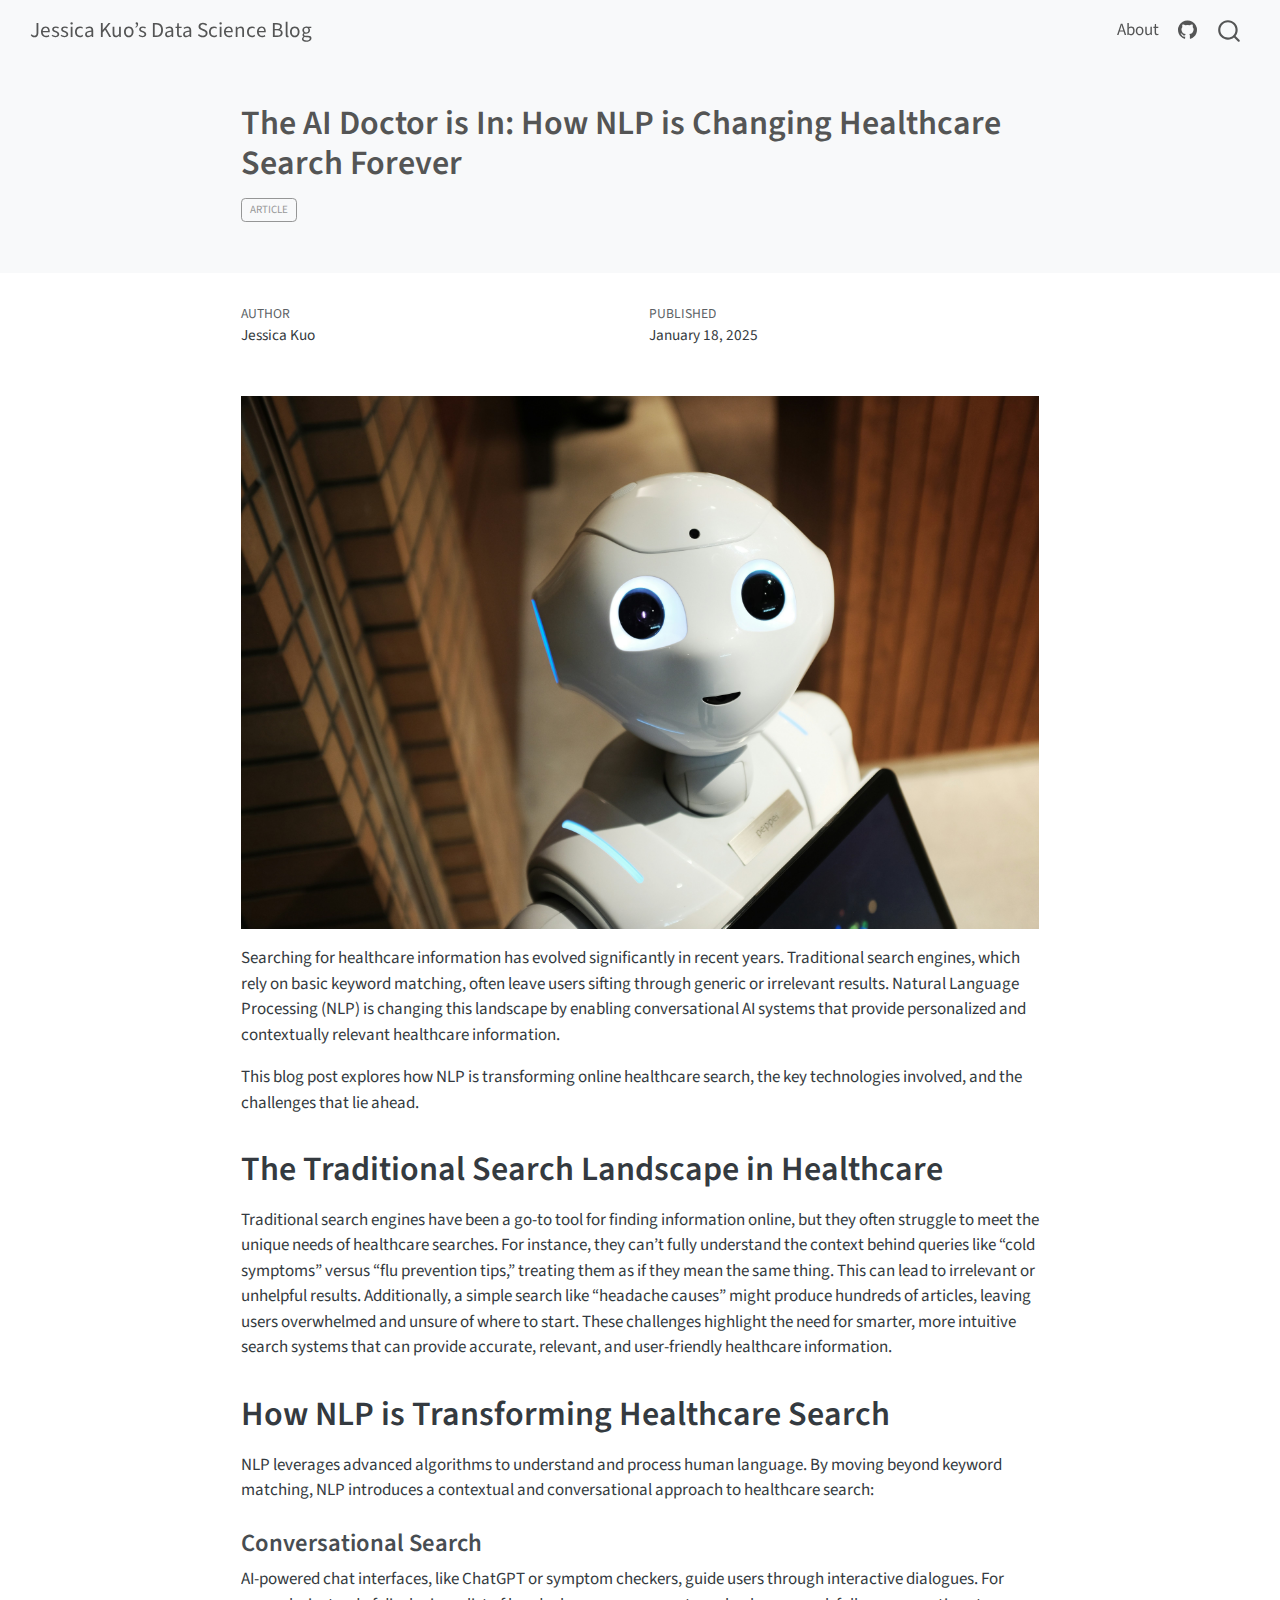
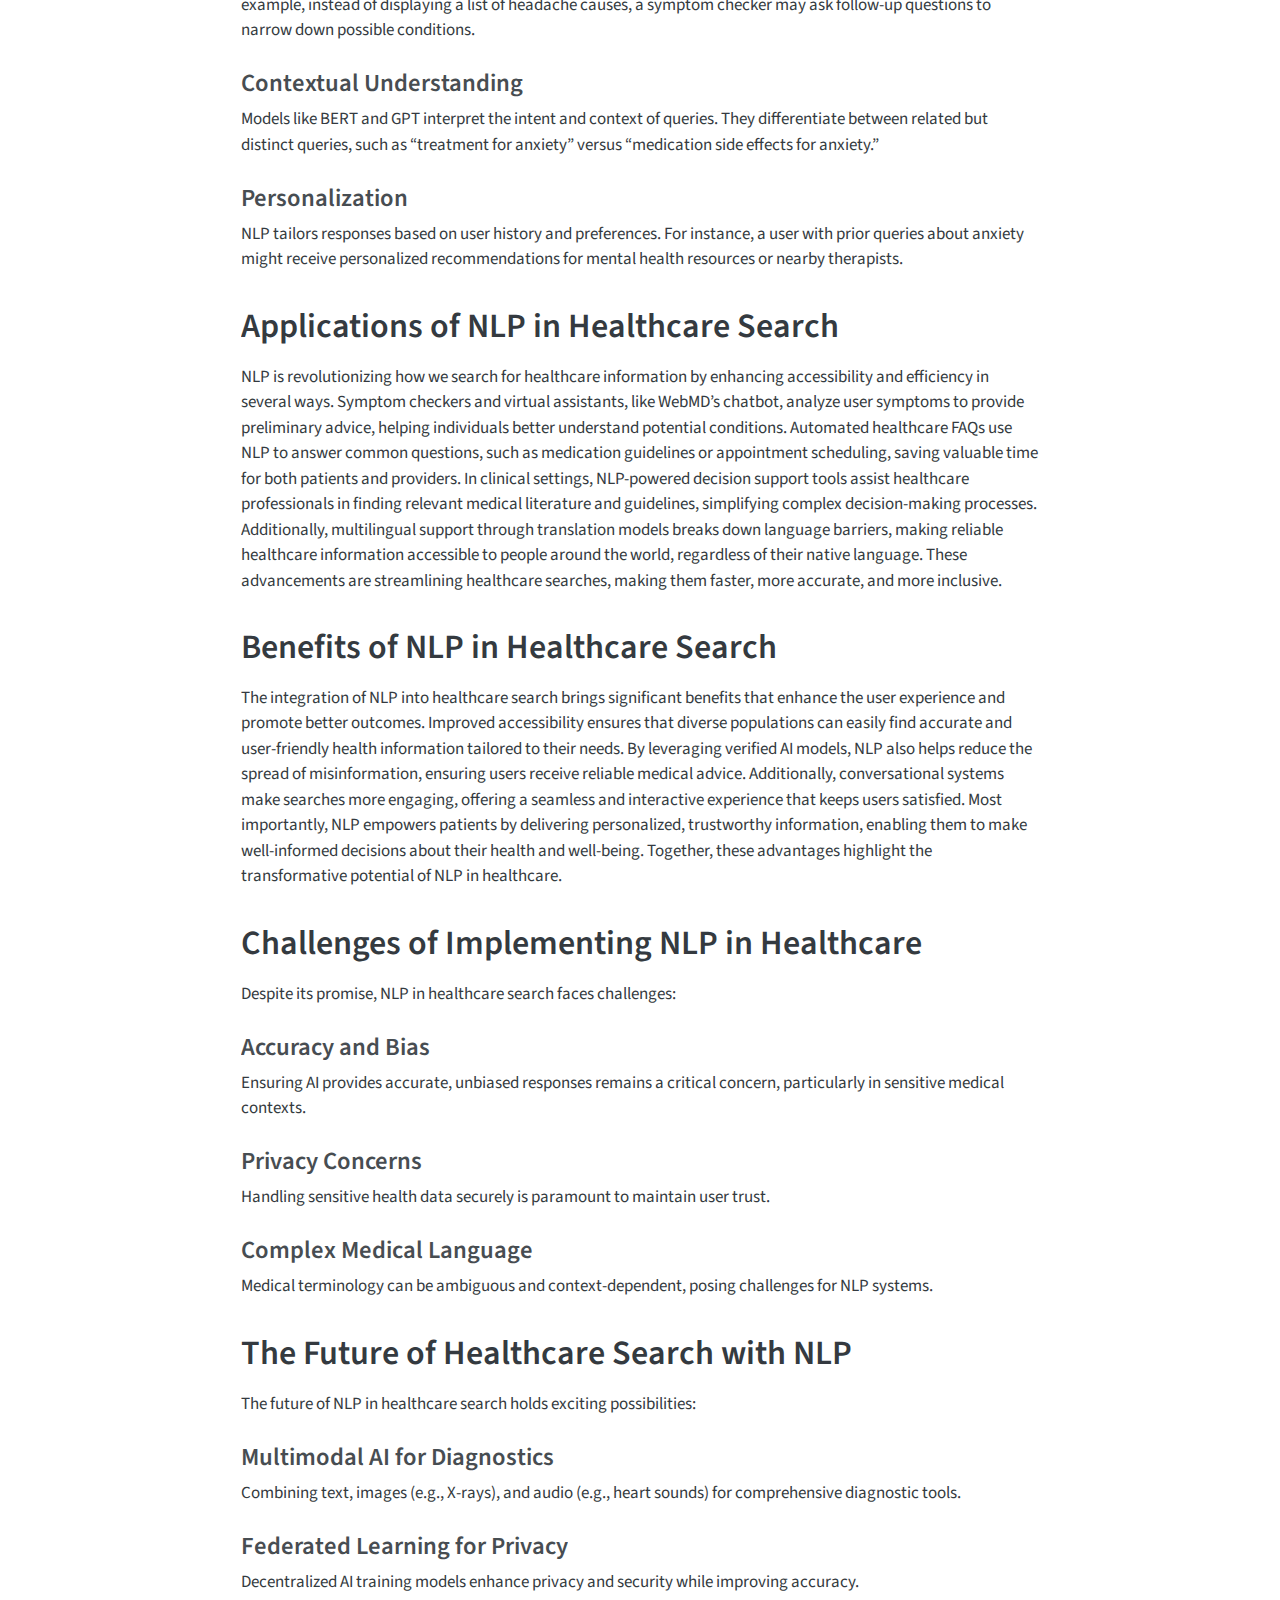
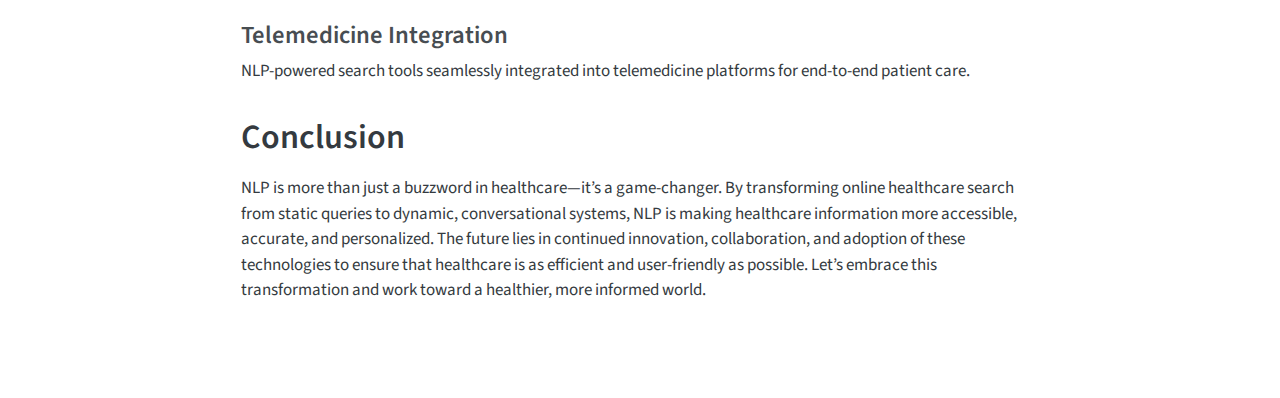
<file: docs/posts/Blog1/index.html>
<!DOCTYPE html>
<html xmlns="http://www.w3.org/1999/xhtml" lang="en" xml:lang="en"><head>

<meta charset="utf-8">
<meta name="generator" content="quarto-1.5.56">

<meta name="viewport" content="width=device-width, initial-scale=1.0, user-scalable=yes">

<meta name="author" content="Jessica Kuo">
<meta name="dcterms.date" content="2025-01-18">

<title>The AI Doctor is In: How NLP is Changing Healthcare Search Forever – Jessica Kuo’s Data Science Blog</title>
<style>
code{white-space: pre-wrap;}
span.smallcaps{font-variant: small-caps;}
div.columns{display: flex; gap: min(4vw, 1.5em);}
div.column{flex: auto; overflow-x: auto;}
div.hanging-indent{margin-left: 1.5em; text-indent: -1.5em;}
ul.task-list{list-style: none;}
ul.task-list li input[type="checkbox"] {
  width: 0.8em;
  margin: 0 0.8em 0.2em -1em; /* quarto-specific, see https://github.com/quarto-dev/quarto-cli/issues/4556 */ 
  vertical-align: middle;
}
</style>


<script src="../../site_libs/quarto-nav/quarto-nav.js"></script>
<script src="../../site_libs/quarto-nav/headroom.min.js"></script>
<script src="../../site_libs/clipboard/clipboard.min.js"></script>
<script src="../../site_libs/quarto-search/autocomplete.umd.js"></script>
<script src="../../site_libs/quarto-search/fuse.min.js"></script>
<script src="../../site_libs/quarto-search/quarto-search.js"></script>
<meta name="quarto:offset" content="../../">
<script src="../../site_libs/quarto-html/quarto.js"></script>
<script src="../../site_libs/quarto-html/popper.min.js"></script>
<script src="../../site_libs/quarto-html/tippy.umd.min.js"></script>
<script src="../../site_libs/quarto-html/anchor.min.js"></script>
<link href="../../site_libs/quarto-html/tippy.css" rel="stylesheet">
<link href="../../site_libs/quarto-html/quarto-syntax-highlighting.css" rel="stylesheet" id="quarto-text-highlighting-styles">
<script src="../../site_libs/bootstrap/bootstrap.min.js"></script>
<link href="../../site_libs/bootstrap/bootstrap-icons.css" rel="stylesheet">
<link href="../../site_libs/bootstrap/bootstrap.min.css" rel="stylesheet" id="quarto-bootstrap" data-mode="light">
<script id="quarto-search-options" type="application/json">{
  "location": "navbar",
  "copy-button": false,
  "collapse-after": 3,
  "panel-placement": "end",
  "type": "overlay",
  "limit": 50,
  "keyboard-shortcut": [
    "f",
    "/",
    "s"
  ],
  "show-item-context": false,
  "language": {
    "search-no-results-text": "No results",
    "search-matching-documents-text": "matching documents",
    "search-copy-link-title": "Copy link to search",
    "search-hide-matches-text": "Hide additional matches",
    "search-more-match-text": "more match in this document",
    "search-more-matches-text": "more matches in this document",
    "search-clear-button-title": "Clear",
    "search-text-placeholder": "",
    "search-detached-cancel-button-title": "Cancel",
    "search-submit-button-title": "Submit",
    "search-label": "Search"
  }
}</script>


<link rel="stylesheet" href="../../styles.css">
</head>

<body class="nav-fixed fullcontent">

<div id="quarto-search-results"></div>
  <header id="quarto-header" class="headroom fixed-top quarto-banner">
    <nav class="navbar navbar-expand-lg " data-bs-theme="dark">
      <div class="navbar-container container-fluid">
      <div class="navbar-brand-container mx-auto">
    <a class="navbar-brand" href="../../index.html">
    <span class="navbar-title">Jessica Kuo’s Data Science Blog</span>
    </a>
  </div>
            <div id="quarto-search" class="" title="Search"></div>
          <button class="navbar-toggler" type="button" data-bs-toggle="collapse" data-bs-target="#navbarCollapse" aria-controls="navbarCollapse" role="menu" aria-expanded="false" aria-label="Toggle navigation" onclick="if (window.quartoToggleHeadroom) { window.quartoToggleHeadroom(); }">
  <span class="navbar-toggler-icon"></span>
</button>
          <div class="collapse navbar-collapse" id="navbarCollapse">
            <ul class="navbar-nav navbar-nav-scroll ms-auto">
  <li class="nav-item">
    <a class="nav-link" href="../../about.html"> 
<span class="menu-text">About</span></a>
  </li>  
  <li class="nav-item compact">
    <a class="nav-link" href="https://github.com/kuo4230"> <i class="bi bi-github" role="img">
</i> 
<span class="menu-text"></span></a>
  </li>  
</ul>
          </div> <!-- /navcollapse -->
            <div class="quarto-navbar-tools">
</div>
      </div> <!-- /container-fluid -->
    </nav>
</header>
<!-- content -->
<header id="title-block-header" class="quarto-title-block default page-columns page-full">
  <div class="quarto-title-banner page-columns page-full">
    <div class="quarto-title column-body">
      <h1 class="title">The AI Doctor is In: How NLP is Changing Healthcare Search Forever</h1>
                                <div class="quarto-categories">
                <div class="quarto-category">article</div>
              </div>
                  </div>
  </div>
    
  
  <div class="quarto-title-meta">

      <div>
      <div class="quarto-title-meta-heading">Author</div>
      <div class="quarto-title-meta-contents">
               <p>Jessica Kuo </p>
            </div>
    </div>
      
      <div>
      <div class="quarto-title-meta-heading">Published</div>
      <div class="quarto-title-meta-contents">
        <p class="date">January 18, 2025</p>
      </div>
    </div>
    
      
    </div>
    
  
  </header><div id="quarto-content" class="quarto-container page-columns page-rows-contents page-layout-article page-navbar">
<!-- sidebar -->
<!-- margin-sidebar -->
    
<!-- main -->
<main class="content quarto-banner-title-block" id="quarto-document-content">





<p><img src="robot.jpg" class="img-fluid"></p>
<p>Searching for healthcare information has evolved significantly in recent years. Traditional search engines, which rely on basic keyword matching, often leave users sifting through generic or irrelevant results. Natural Language Processing (NLP) is changing this landscape by enabling conversational AI systems that provide personalized and contextually relevant healthcare information.</p>
<p>This blog post explores how NLP is transforming online healthcare search, the key technologies involved, and the challenges that lie ahead.</p>
<section id="the-traditional-search-landscape-in-healthcare" class="level1">
<h1>The Traditional Search Landscape in Healthcare</h1>
<p>Traditional search engines have been a go-to tool for finding information online, but they often struggle to meet the unique needs of healthcare searches. For instance, they can’t fully understand the context behind queries like “cold symptoms” versus “flu prevention tips,” treating them as if they mean the same thing. This can lead to irrelevant or unhelpful results. Additionally, a simple search like “headache causes” might produce hundreds of articles, leaving users overwhelmed and unsure of where to start. These challenges highlight the need for smarter, more intuitive search systems that can provide accurate, relevant, and user-friendly healthcare information.</p>
</section>
<section id="how-nlp-is-transforming-healthcare-search" class="level1">
<h1>How NLP is Transforming Healthcare Search</h1>
<p>NLP leverages advanced algorithms to understand and process human language. By moving beyond keyword matching, NLP introduces a contextual and conversational approach to healthcare search:</p>
<section id="conversational-search" class="level3">
<h3 class="anchored" data-anchor-id="conversational-search">Conversational Search</h3>
<p>AI-powered chat interfaces, like ChatGPT or symptom checkers, guide users through interactive dialogues. For example, instead of displaying a list of headache causes, a symptom checker may ask follow-up questions to narrow down possible conditions.</p>
</section>
<section id="contextual-understanding" class="level3">
<h3 class="anchored" data-anchor-id="contextual-understanding">Contextual Understanding</h3>
<p>Models like BERT and GPT interpret the intent and context of queries. They differentiate between related but distinct queries, such as “treatment for anxiety” versus “medication side effects for anxiety.”</p>
</section>
<section id="personalization" class="level3">
<h3 class="anchored" data-anchor-id="personalization">Personalization</h3>
<p>NLP tailors responses based on user history and preferences. For instance, a user with prior queries about anxiety might receive personalized recommendations for mental health resources or nearby therapists.</p>
</section>
</section>
<section id="applications-of-nlp-in-healthcare-search" class="level1">
<h1>Applications of NLP in Healthcare Search</h1>
<p>NLP is revolutionizing how we search for healthcare information by enhancing accessibility and efficiency in several ways. Symptom checkers and virtual assistants, like WebMD’s chatbot, analyze user symptoms to provide preliminary advice, helping individuals better understand potential conditions. Automated healthcare FAQs use NLP to answer common questions, such as medication guidelines or appointment scheduling, saving valuable time for both patients and providers. In clinical settings, NLP-powered decision support tools assist healthcare professionals in finding relevant medical literature and guidelines, simplifying complex decision-making processes. Additionally, multilingual support through translation models breaks down language barriers, making reliable healthcare information accessible to people around the world, regardless of their native language. These advancements are streamlining healthcare searches, making them faster, more accurate, and more inclusive.</p>
</section>
<section id="benefits-of-nlp-in-healthcare-search" class="level1">
<h1>Benefits of NLP in Healthcare Search</h1>
<p>The integration of NLP into healthcare search brings significant benefits that enhance the user experience and promote better outcomes. Improved accessibility ensures that diverse populations can easily find accurate and user-friendly health information tailored to their needs. By leveraging verified AI models, NLP also helps reduce the spread of misinformation, ensuring users receive reliable medical advice. Additionally, conversational systems make searches more engaging, offering a seamless and interactive experience that keeps users satisfied. Most importantly, NLP empowers patients by delivering personalized, trustworthy information, enabling them to make well-informed decisions about their health and well-being. Together, these advantages highlight the transformative potential of NLP in healthcare.</p>
</section>
<section id="challenges-of-implementing-nlp-in-healthcare" class="level1">
<h1>Challenges of Implementing NLP in Healthcare</h1>
<p>Despite its promise, NLP in healthcare search faces challenges:</p>
<section id="accuracy-and-bias" class="level3">
<h3 class="anchored" data-anchor-id="accuracy-and-bias">Accuracy and Bias</h3>
<p>Ensuring AI provides accurate, unbiased responses remains a critical concern, particularly in sensitive medical contexts.</p>
</section>
<section id="privacy-concerns" class="level3">
<h3 class="anchored" data-anchor-id="privacy-concerns">Privacy Concerns</h3>
<p>Handling sensitive health data securely is paramount to maintain user trust.</p>
</section>
<section id="complex-medical-language" class="level3">
<h3 class="anchored" data-anchor-id="complex-medical-language">Complex Medical Language</h3>
<p>Medical terminology can be ambiguous and context-dependent, posing challenges for NLP systems.</p>
</section>
</section>
<section id="the-future-of-healthcare-search-with-nlp" class="level1">
<h1>The Future of Healthcare Search with NLP</h1>
<p>The future of NLP in healthcare search holds exciting possibilities:</p>
<section id="multimodal-ai-for-diagnostics" class="level3">
<h3 class="anchored" data-anchor-id="multimodal-ai-for-diagnostics">Multimodal AI for Diagnostics</h3>
<p>Combining text, images (e.g., X-rays), and audio (e.g., heart sounds) for comprehensive diagnostic tools.</p>
</section>
<section id="federated-learning-for-privacy" class="level3">
<h3 class="anchored" data-anchor-id="federated-learning-for-privacy">Federated Learning for Privacy</h3>
<p>Decentralized AI training models enhance privacy and security while improving accuracy.</p>
</section>
<section id="telemedicine-integration" class="level3">
<h3 class="anchored" data-anchor-id="telemedicine-integration">Telemedicine Integration</h3>
<p>NLP-powered search tools seamlessly integrated into telemedicine platforms for end-to-end patient care.</p>
</section>
</section>
<section id="conclusion" class="level1">
<h1>Conclusion</h1>
<p>NLP is more than just a buzzword in healthcare—it’s a game-changer. By transforming online healthcare search from static queries to dynamic, conversational systems, NLP is making healthcare information more accessible, accurate, and personalized. The future lies in continued innovation, collaboration, and adoption of these technologies to ensure that healthcare is as efficient and user-friendly as possible. Let’s embrace this transformation and work toward a healthier, more informed world.</p>


</section>

</main> <!-- /main -->
<script id="quarto-html-after-body" type="application/javascript">
window.document.addEventListener("DOMContentLoaded", function (event) {
  const toggleBodyColorMode = (bsSheetEl) => {
    const mode = bsSheetEl.getAttribute("data-mode");
    const bodyEl = window.document.querySelector("body");
    if (mode === "dark") {
      bodyEl.classList.add("quarto-dark");
      bodyEl.classList.remove("quarto-light");
    } else {
      bodyEl.classList.add("quarto-light");
      bodyEl.classList.remove("quarto-dark");
    }
  }
  const toggleBodyColorPrimary = () => {
    const bsSheetEl = window.document.querySelector("link#quarto-bootstrap");
    if (bsSheetEl) {
      toggleBodyColorMode(bsSheetEl);
    }
  }
  toggleBodyColorPrimary();  
  const icon = "";
  const anchorJS = new window.AnchorJS();
  anchorJS.options = {
    placement: 'right',
    icon: icon
  };
  anchorJS.add('.anchored');
  const isCodeAnnotation = (el) => {
    for (const clz of el.classList) {
      if (clz.startsWith('code-annotation-')) {                     
        return true;
      }
    }
    return false;
  }
  const onCopySuccess = function(e) {
    // button target
    const button = e.trigger;
    // don't keep focus
    button.blur();
    // flash "checked"
    button.classList.add('code-copy-button-checked');
    var currentTitle = button.getAttribute("title");
    button.setAttribute("title", "Copied!");
    let tooltip;
    if (window.bootstrap) {
      button.setAttribute("data-bs-toggle", "tooltip");
      button.setAttribute("data-bs-placement", "left");
      button.setAttribute("data-bs-title", "Copied!");
      tooltip = new bootstrap.Tooltip(button, 
        { trigger: "manual", 
          customClass: "code-copy-button-tooltip",
          offset: [0, -8]});
      tooltip.show();    
    }
    setTimeout(function() {
      if (tooltip) {
        tooltip.hide();
        button.removeAttribute("data-bs-title");
        button.removeAttribute("data-bs-toggle");
        button.removeAttribute("data-bs-placement");
      }
      button.setAttribute("title", currentTitle);
      button.classList.remove('code-copy-button-checked');
    }, 1000);
    // clear code selection
    e.clearSelection();
  }
  const getTextToCopy = function(trigger) {
      const codeEl = trigger.previousElementSibling.cloneNode(true);
      for (const childEl of codeEl.children) {
        if (isCodeAnnotation(childEl)) {
          childEl.remove();
        }
      }
      return codeEl.innerText;
  }
  const clipboard = new window.ClipboardJS('.code-copy-button:not([data-in-quarto-modal])', {
    text: getTextToCopy
  });
  clipboard.on('success', onCopySuccess);
  if (window.document.getElementById('quarto-embedded-source-code-modal')) {
    // For code content inside modals, clipBoardJS needs to be initialized with a container option
    // TODO: Check when it could be a function (https://github.com/zenorocha/clipboard.js/issues/860)
    const clipboardModal = new window.ClipboardJS('.code-copy-button[data-in-quarto-modal]', {
      text: getTextToCopy,
      container: window.document.getElementById('quarto-embedded-source-code-modal')
    });
    clipboardModal.on('success', onCopySuccess);
  }
    var localhostRegex = new RegExp(/^(?:http|https):\/\/localhost\:?[0-9]*\//);
    var mailtoRegex = new RegExp(/^mailto:/);
      var filterRegex = new RegExp('/' + window.location.host + '/');
    var isInternal = (href) => {
        return filterRegex.test(href) || localhostRegex.test(href) || mailtoRegex.test(href);
    }
    // Inspect non-navigation links and adorn them if external
 	var links = window.document.querySelectorAll('a[href]:not(.nav-link):not(.navbar-brand):not(.toc-action):not(.sidebar-link):not(.sidebar-item-toggle):not(.pagination-link):not(.no-external):not([aria-hidden]):not(.dropdown-item):not(.quarto-navigation-tool):not(.about-link)');
    for (var i=0; i<links.length; i++) {
      const link = links[i];
      if (!isInternal(link.href)) {
        // undo the damage that might have been done by quarto-nav.js in the case of
        // links that we want to consider external
        if (link.dataset.originalHref !== undefined) {
          link.href = link.dataset.originalHref;
        }
      }
    }
  function tippyHover(el, contentFn, onTriggerFn, onUntriggerFn) {
    const config = {
      allowHTML: true,
      maxWidth: 500,
      delay: 100,
      arrow: false,
      appendTo: function(el) {
          return el.parentElement;
      },
      interactive: true,
      interactiveBorder: 10,
      theme: 'quarto',
      placement: 'bottom-start',
    };
    if (contentFn) {
      config.content = contentFn;
    }
    if (onTriggerFn) {
      config.onTrigger = onTriggerFn;
    }
    if (onUntriggerFn) {
      config.onUntrigger = onUntriggerFn;
    }
    window.tippy(el, config); 
  }
  const noterefs = window.document.querySelectorAll('a[role="doc-noteref"]');
  for (var i=0; i<noterefs.length; i++) {
    const ref = noterefs[i];
    tippyHover(ref, function() {
      // use id or data attribute instead here
      let href = ref.getAttribute('data-footnote-href') || ref.getAttribute('href');
      try { href = new URL(href).hash; } catch {}
      const id = href.replace(/^#\/?/, "");
      const note = window.document.getElementById(id);
      if (note) {
        return note.innerHTML;
      } else {
        return "";
      }
    });
  }
  const xrefs = window.document.querySelectorAll('a.quarto-xref');
  const processXRef = (id, note) => {
    // Strip column container classes
    const stripColumnClz = (el) => {
      el.classList.remove("page-full", "page-columns");
      if (el.children) {
        for (const child of el.children) {
          stripColumnClz(child);
        }
      }
    }
    stripColumnClz(note)
    if (id === null || id.startsWith('sec-')) {
      // Special case sections, only their first couple elements
      const container = document.createElement("div");
      if (note.children && note.children.length > 2) {
        container.appendChild(note.children[0].cloneNode(true));
        for (let i = 1; i < note.children.length; i++) {
          const child = note.children[i];
          if (child.tagName === "P" && child.innerText === "") {
            continue;
          } else {
            container.appendChild(child.cloneNode(true));
            break;
          }
        }
        if (window.Quarto?.typesetMath) {
          window.Quarto.typesetMath(container);
        }
        return container.innerHTML
      } else {
        if (window.Quarto?.typesetMath) {
          window.Quarto.typesetMath(note);
        }
        return note.innerHTML;
      }
    } else {
      // Remove any anchor links if they are present
      const anchorLink = note.querySelector('a.anchorjs-link');
      if (anchorLink) {
        anchorLink.remove();
      }
      if (window.Quarto?.typesetMath) {
        window.Quarto.typesetMath(note);
      }
      // TODO in 1.5, we should make sure this works without a callout special case
      if (note.classList.contains("callout")) {
        return note.outerHTML;
      } else {
        return note.innerHTML;
      }
    }
  }
  for (var i=0; i<xrefs.length; i++) {
    const xref = xrefs[i];
    tippyHover(xref, undefined, function(instance) {
      instance.disable();
      let url = xref.getAttribute('href');
      let hash = undefined; 
      if (url.startsWith('#')) {
        hash = url;
      } else {
        try { hash = new URL(url).hash; } catch {}
      }
      if (hash) {
        const id = hash.replace(/^#\/?/, "");
        const note = window.document.getElementById(id);
        if (note !== null) {
          try {
            const html = processXRef(id, note.cloneNode(true));
            instance.setContent(html);
          } finally {
            instance.enable();
            instance.show();
          }
        } else {
          // See if we can fetch this
          fetch(url.split('#')[0])
          .then(res => res.text())
          .then(html => {
            const parser = new DOMParser();
            const htmlDoc = parser.parseFromString(html, "text/html");
            const note = htmlDoc.getElementById(id);
            if (note !== null) {
              const html = processXRef(id, note);
              instance.setContent(html);
            } 
          }).finally(() => {
            instance.enable();
            instance.show();
          });
        }
      } else {
        // See if we can fetch a full url (with no hash to target)
        // This is a special case and we should probably do some content thinning / targeting
        fetch(url)
        .then(res => res.text())
        .then(html => {
          const parser = new DOMParser();
          const htmlDoc = parser.parseFromString(html, "text/html");
          const note = htmlDoc.querySelector('main.content');
          if (note !== null) {
            // This should only happen for chapter cross references
            // (since there is no id in the URL)
            // remove the first header
            if (note.children.length > 0 && note.children[0].tagName === "HEADER") {
              note.children[0].remove();
            }
            const html = processXRef(null, note);
            instance.setContent(html);
          } 
        }).finally(() => {
          instance.enable();
          instance.show();
        });
      }
    }, function(instance) {
    });
  }
      let selectedAnnoteEl;
      const selectorForAnnotation = ( cell, annotation) => {
        let cellAttr = 'data-code-cell="' + cell + '"';
        let lineAttr = 'data-code-annotation="' +  annotation + '"';
        const selector = 'span[' + cellAttr + '][' + lineAttr + ']';
        return selector;
      }
      const selectCodeLines = (annoteEl) => {
        const doc = window.document;
        const targetCell = annoteEl.getAttribute("data-target-cell");
        const targetAnnotation = annoteEl.getAttribute("data-target-annotation");
        const annoteSpan = window.document.querySelector(selectorForAnnotation(targetCell, targetAnnotation));
        const lines = annoteSpan.getAttribute("data-code-lines").split(",");
        const lineIds = lines.map((line) => {
          return targetCell + "-" + line;
        })
        let top = null;
        let height = null;
        let parent = null;
        if (lineIds.length > 0) {
            //compute the position of the single el (top and bottom and make a div)
            const el = window.document.getElementById(lineIds[0]);
            top = el.offsetTop;
            height = el.offsetHeight;
            parent = el.parentElement.parentElement;
          if (lineIds.length > 1) {
            const lastEl = window.document.getElementById(lineIds[lineIds.length - 1]);
            const bottom = lastEl.offsetTop + lastEl.offsetHeight;
            height = bottom - top;
          }
          if (top !== null && height !== null && parent !== null) {
            // cook up a div (if necessary) and position it 
            let div = window.document.getElementById("code-annotation-line-highlight");
            if (div === null) {
              div = window.document.createElement("div");
              div.setAttribute("id", "code-annotation-line-highlight");
              div.style.position = 'absolute';
              parent.appendChild(div);
            }
            div.style.top = top - 2 + "px";
            div.style.height = height + 4 + "px";
            div.style.left = 0;
            let gutterDiv = window.document.getElementById("code-annotation-line-highlight-gutter");
            if (gutterDiv === null) {
              gutterDiv = window.document.createElement("div");
              gutterDiv.setAttribute("id", "code-annotation-line-highlight-gutter");
              gutterDiv.style.position = 'absolute';
              const codeCell = window.document.getElementById(targetCell);
              const gutter = codeCell.querySelector('.code-annotation-gutter');
              gutter.appendChild(gutterDiv);
            }
            gutterDiv.style.top = top - 2 + "px";
            gutterDiv.style.height = height + 4 + "px";
          }
          selectedAnnoteEl = annoteEl;
        }
      };
      const unselectCodeLines = () => {
        const elementsIds = ["code-annotation-line-highlight", "code-annotation-line-highlight-gutter"];
        elementsIds.forEach((elId) => {
          const div = window.document.getElementById(elId);
          if (div) {
            div.remove();
          }
        });
        selectedAnnoteEl = undefined;
      };
        // Handle positioning of the toggle
    window.addEventListener(
      "resize",
      throttle(() => {
        elRect = undefined;
        if (selectedAnnoteEl) {
          selectCodeLines(selectedAnnoteEl);
        }
      }, 10)
    );
    function throttle(fn, ms) {
    let throttle = false;
    let timer;
      return (...args) => {
        if(!throttle) { // first call gets through
            fn.apply(this, args);
            throttle = true;
        } else { // all the others get throttled
            if(timer) clearTimeout(timer); // cancel #2
            timer = setTimeout(() => {
              fn.apply(this, args);
              timer = throttle = false;
            }, ms);
        }
      };
    }
      // Attach click handler to the DT
      const annoteDls = window.document.querySelectorAll('dt[data-target-cell]');
      for (const annoteDlNode of annoteDls) {
        annoteDlNode.addEventListener('click', (event) => {
          const clickedEl = event.target;
          if (clickedEl !== selectedAnnoteEl) {
            unselectCodeLines();
            const activeEl = window.document.querySelector('dt[data-target-cell].code-annotation-active');
            if (activeEl) {
              activeEl.classList.remove('code-annotation-active');
            }
            selectCodeLines(clickedEl);
            clickedEl.classList.add('code-annotation-active');
          } else {
            // Unselect the line
            unselectCodeLines();
            clickedEl.classList.remove('code-annotation-active');
          }
        });
      }
  const findCites = (el) => {
    const parentEl = el.parentElement;
    if (parentEl) {
      const cites = parentEl.dataset.cites;
      if (cites) {
        return {
          el,
          cites: cites.split(' ')
        };
      } else {
        return findCites(el.parentElement)
      }
    } else {
      return undefined;
    }
  };
  var bibliorefs = window.document.querySelectorAll('a[role="doc-biblioref"]');
  for (var i=0; i<bibliorefs.length; i++) {
    const ref = bibliorefs[i];
    const citeInfo = findCites(ref);
    if (citeInfo) {
      tippyHover(citeInfo.el, function() {
        var popup = window.document.createElement('div');
        citeInfo.cites.forEach(function(cite) {
          var citeDiv = window.document.createElement('div');
          citeDiv.classList.add('hanging-indent');
          citeDiv.classList.add('csl-entry');
          var biblioDiv = window.document.getElementById('ref-' + cite);
          if (biblioDiv) {
            citeDiv.innerHTML = biblioDiv.innerHTML;
          }
          popup.appendChild(citeDiv);
        });
        return popup.innerHTML;
      });
    }
  }
});
</script>
</div> <!-- /content -->




</body></html>
</file>
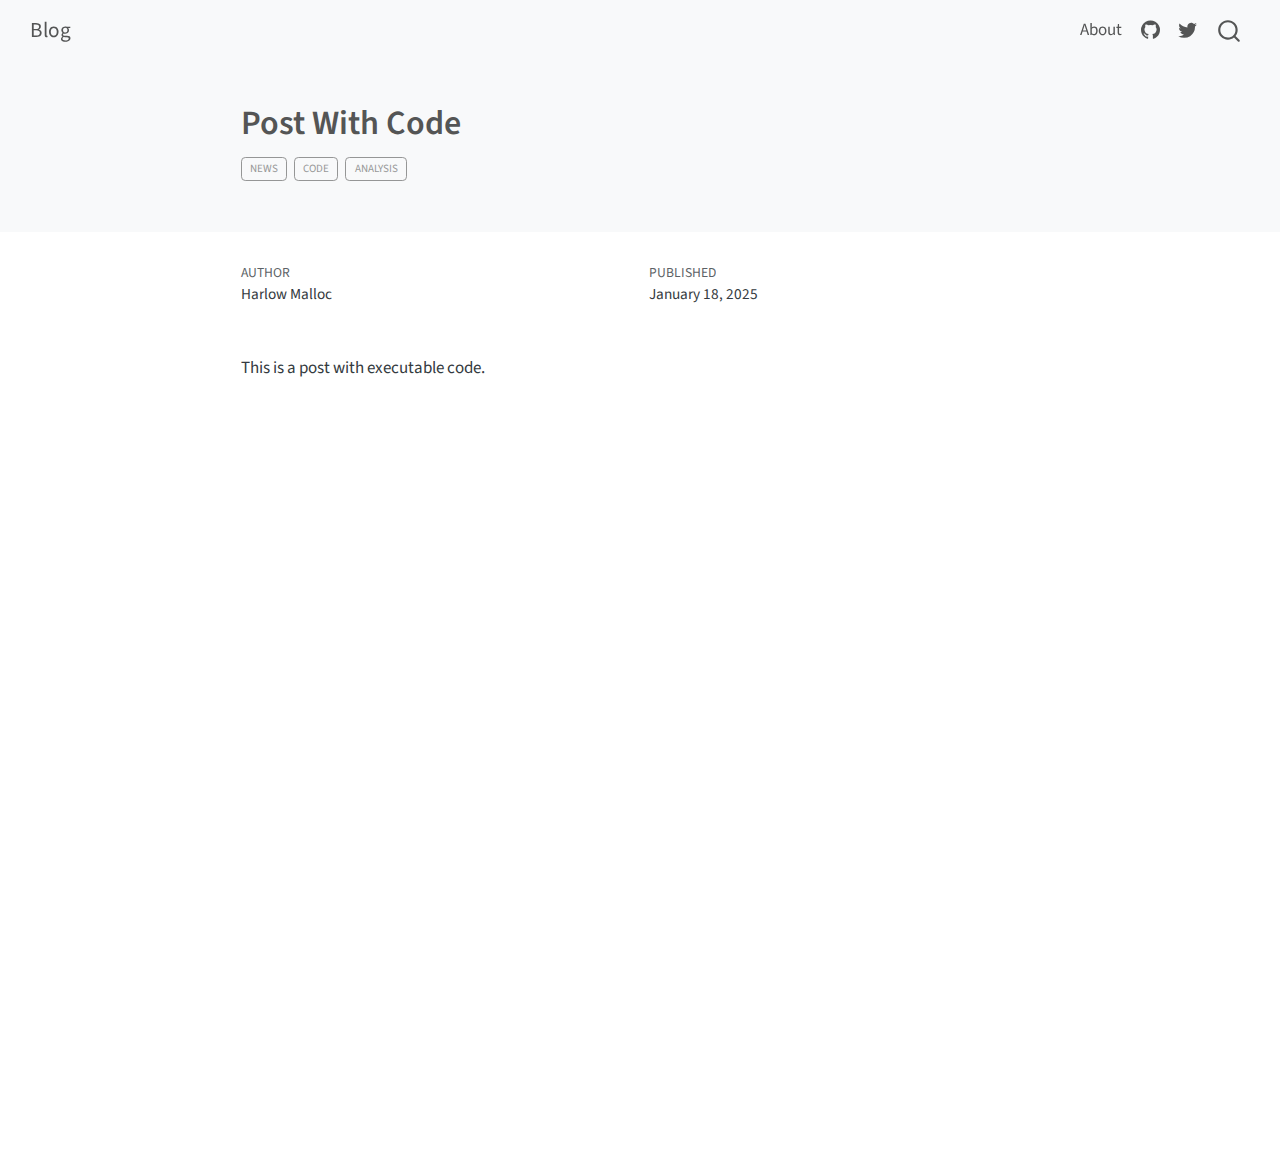
<file: docs/posts/post-with-code/index.html>
<!DOCTYPE html>
<html xmlns="http://www.w3.org/1999/xhtml" lang="en" xml:lang="en"><head>

<meta charset="utf-8">
<meta name="generator" content="quarto-1.5.56">

<meta name="viewport" content="width=device-width, initial-scale=1.0, user-scalable=yes">

<meta name="author" content="Harlow Malloc">
<meta name="dcterms.date" content="2025-01-18">

<title>Post With Code – Blog</title>
<style>
code{white-space: pre-wrap;}
span.smallcaps{font-variant: small-caps;}
div.columns{display: flex; gap: min(4vw, 1.5em);}
div.column{flex: auto; overflow-x: auto;}
div.hanging-indent{margin-left: 1.5em; text-indent: -1.5em;}
ul.task-list{list-style: none;}
ul.task-list li input[type="checkbox"] {
  width: 0.8em;
  margin: 0 0.8em 0.2em -1em; /* quarto-specific, see https://github.com/quarto-dev/quarto-cli/issues/4556 */ 
  vertical-align: middle;
}
</style>


<script src="../../site_libs/quarto-nav/quarto-nav.js"></script>
<script src="../../site_libs/quarto-nav/headroom.min.js"></script>
<script src="../../site_libs/clipboard/clipboard.min.js"></script>
<script src="../../site_libs/quarto-search/autocomplete.umd.js"></script>
<script src="../../site_libs/quarto-search/fuse.min.js"></script>
<script src="../../site_libs/quarto-search/quarto-search.js"></script>
<meta name="quarto:offset" content="../../">
<script src="../../site_libs/quarto-html/quarto.js"></script>
<script src="../../site_libs/quarto-html/popper.min.js"></script>
<script src="../../site_libs/quarto-html/tippy.umd.min.js"></script>
<script src="../../site_libs/quarto-html/anchor.min.js"></script>
<link href="../../site_libs/quarto-html/tippy.css" rel="stylesheet">
<link href="../../site_libs/quarto-html/quarto-syntax-highlighting.css" rel="stylesheet" id="quarto-text-highlighting-styles">
<script src="../../site_libs/bootstrap/bootstrap.min.js"></script>
<link href="../../site_libs/bootstrap/bootstrap-icons.css" rel="stylesheet">
<link href="../../site_libs/bootstrap/bootstrap.min.css" rel="stylesheet" id="quarto-bootstrap" data-mode="light">
<script id="quarto-search-options" type="application/json">{
  "location": "navbar",
  "copy-button": false,
  "collapse-after": 3,
  "panel-placement": "end",
  "type": "overlay",
  "limit": 50,
  "keyboard-shortcut": [
    "f",
    "/",
    "s"
  ],
  "show-item-context": false,
  "language": {
    "search-no-results-text": "No results",
    "search-matching-documents-text": "matching documents",
    "search-copy-link-title": "Copy link to search",
    "search-hide-matches-text": "Hide additional matches",
    "search-more-match-text": "more match in this document",
    "search-more-matches-text": "more matches in this document",
    "search-clear-button-title": "Clear",
    "search-text-placeholder": "",
    "search-detached-cancel-button-title": "Cancel",
    "search-submit-button-title": "Submit",
    "search-label": "Search"
  }
}</script>


<link rel="stylesheet" href="../../styles.css">
</head>

<body class="nav-fixed fullcontent">

<div id="quarto-search-results"></div>
  <header id="quarto-header" class="headroom fixed-top quarto-banner">
    <nav class="navbar navbar-expand-lg " data-bs-theme="dark">
      <div class="navbar-container container-fluid">
      <div class="navbar-brand-container mx-auto">
    <a class="navbar-brand" href="../../index.html">
    <span class="navbar-title">Blog</span>
    </a>
  </div>
            <div id="quarto-search" class="" title="Search"></div>
          <button class="navbar-toggler" type="button" data-bs-toggle="collapse" data-bs-target="#navbarCollapse" aria-controls="navbarCollapse" role="menu" aria-expanded="false" aria-label="Toggle navigation" onclick="if (window.quartoToggleHeadroom) { window.quartoToggleHeadroom(); }">
  <span class="navbar-toggler-icon"></span>
</button>
          <div class="collapse navbar-collapse" id="navbarCollapse">
            <ul class="navbar-nav navbar-nav-scroll ms-auto">
  <li class="nav-item">
    <a class="nav-link" href="../../about.html"> 
<span class="menu-text">About</span></a>
  </li>  
  <li class="nav-item compact">
    <a class="nav-link" href="https://github.com/"> <i class="bi bi-github" role="img">
</i> 
<span class="menu-text"></span></a>
  </li>  
  <li class="nav-item compact">
    <a class="nav-link" href="https://twitter.com"> <i class="bi bi-twitter" role="img">
</i> 
<span class="menu-text"></span></a>
  </li>  
</ul>
          </div> <!-- /navcollapse -->
            <div class="quarto-navbar-tools">
</div>
      </div> <!-- /container-fluid -->
    </nav>
</header>
<!-- content -->
<header id="title-block-header" class="quarto-title-block default page-columns page-full">
  <div class="quarto-title-banner page-columns page-full">
    <div class="quarto-title column-body">
      <h1 class="title">Post With Code</h1>
                                <div class="quarto-categories">
                <div class="quarto-category">news</div>
                <div class="quarto-category">code</div>
                <div class="quarto-category">analysis</div>
              </div>
                  </div>
  </div>
    
  
  <div class="quarto-title-meta">

      <div>
      <div class="quarto-title-meta-heading">Author</div>
      <div class="quarto-title-meta-contents">
               <p>Harlow Malloc </p>
            </div>
    </div>
      
      <div>
      <div class="quarto-title-meta-heading">Published</div>
      <div class="quarto-title-meta-contents">
        <p class="date">January 18, 2025</p>
      </div>
    </div>
    
      
    </div>
    
  
  </header><div id="quarto-content" class="quarto-container page-columns page-rows-contents page-layout-article page-navbar">
<!-- sidebar -->
<!-- margin-sidebar -->
    
<!-- main -->
<main class="content quarto-banner-title-block" id="quarto-document-content">





<p>This is a post with executable code.</p>



</main> <!-- /main -->
<script id="quarto-html-after-body" type="application/javascript">
window.document.addEventListener("DOMContentLoaded", function (event) {
  const toggleBodyColorMode = (bsSheetEl) => {
    const mode = bsSheetEl.getAttribute("data-mode");
    const bodyEl = window.document.querySelector("body");
    if (mode === "dark") {
      bodyEl.classList.add("quarto-dark");
      bodyEl.classList.remove("quarto-light");
    } else {
      bodyEl.classList.add("quarto-light");
      bodyEl.classList.remove("quarto-dark");
    }
  }
  const toggleBodyColorPrimary = () => {
    const bsSheetEl = window.document.querySelector("link#quarto-bootstrap");
    if (bsSheetEl) {
      toggleBodyColorMode(bsSheetEl);
    }
  }
  toggleBodyColorPrimary();  
  const icon = "";
  const anchorJS = new window.AnchorJS();
  anchorJS.options = {
    placement: 'right',
    icon: icon
  };
  anchorJS.add('.anchored');
  const isCodeAnnotation = (el) => {
    for (const clz of el.classList) {
      if (clz.startsWith('code-annotation-')) {                     
        return true;
      }
    }
    return false;
  }
  const onCopySuccess = function(e) {
    // button target
    const button = e.trigger;
    // don't keep focus
    button.blur();
    // flash "checked"
    button.classList.add('code-copy-button-checked');
    var currentTitle = button.getAttribute("title");
    button.setAttribute("title", "Copied!");
    let tooltip;
    if (window.bootstrap) {
      button.setAttribute("data-bs-toggle", "tooltip");
      button.setAttribute("data-bs-placement", "left");
      button.setAttribute("data-bs-title", "Copied!");
      tooltip = new bootstrap.Tooltip(button, 
        { trigger: "manual", 
          customClass: "code-copy-button-tooltip",
          offset: [0, -8]});
      tooltip.show();    
    }
    setTimeout(function() {
      if (tooltip) {
        tooltip.hide();
        button.removeAttribute("data-bs-title");
        button.removeAttribute("data-bs-toggle");
        button.removeAttribute("data-bs-placement");
      }
      button.setAttribute("title", currentTitle);
      button.classList.remove('code-copy-button-checked');
    }, 1000);
    // clear code selection
    e.clearSelection();
  }
  const getTextToCopy = function(trigger) {
      const codeEl = trigger.previousElementSibling.cloneNode(true);
      for (const childEl of codeEl.children) {
        if (isCodeAnnotation(childEl)) {
          childEl.remove();
        }
      }
      return codeEl.innerText;
  }
  const clipboard = new window.ClipboardJS('.code-copy-button:not([data-in-quarto-modal])', {
    text: getTextToCopy
  });
  clipboard.on('success', onCopySuccess);
  if (window.document.getElementById('quarto-embedded-source-code-modal')) {
    // For code content inside modals, clipBoardJS needs to be initialized with a container option
    // TODO: Check when it could be a function (https://github.com/zenorocha/clipboard.js/issues/860)
    const clipboardModal = new window.ClipboardJS('.code-copy-button[data-in-quarto-modal]', {
      text: getTextToCopy,
      container: window.document.getElementById('quarto-embedded-source-code-modal')
    });
    clipboardModal.on('success', onCopySuccess);
  }
    var localhostRegex = new RegExp(/^(?:http|https):\/\/localhost\:?[0-9]*\//);
    var mailtoRegex = new RegExp(/^mailto:/);
      var filterRegex = new RegExp('/' + window.location.host + '/');
    var isInternal = (href) => {
        return filterRegex.test(href) || localhostRegex.test(href) || mailtoRegex.test(href);
    }
    // Inspect non-navigation links and adorn them if external
 	var links = window.document.querySelectorAll('a[href]:not(.nav-link):not(.navbar-brand):not(.toc-action):not(.sidebar-link):not(.sidebar-item-toggle):not(.pagination-link):not(.no-external):not([aria-hidden]):not(.dropdown-item):not(.quarto-navigation-tool):not(.about-link)');
    for (var i=0; i<links.length; i++) {
      const link = links[i];
      if (!isInternal(link.href)) {
        // undo the damage that might have been done by quarto-nav.js in the case of
        // links that we want to consider external
        if (link.dataset.originalHref !== undefined) {
          link.href = link.dataset.originalHref;
        }
      }
    }
  function tippyHover(el, contentFn, onTriggerFn, onUntriggerFn) {
    const config = {
      allowHTML: true,
      maxWidth: 500,
      delay: 100,
      arrow: false,
      appendTo: function(el) {
          return el.parentElement;
      },
      interactive: true,
      interactiveBorder: 10,
      theme: 'quarto',
      placement: 'bottom-start',
    };
    if (contentFn) {
      config.content = contentFn;
    }
    if (onTriggerFn) {
      config.onTrigger = onTriggerFn;
    }
    if (onUntriggerFn) {
      config.onUntrigger = onUntriggerFn;
    }
    window.tippy(el, config); 
  }
  const noterefs = window.document.querySelectorAll('a[role="doc-noteref"]');
  for (var i=0; i<noterefs.length; i++) {
    const ref = noterefs[i];
    tippyHover(ref, function() {
      // use id or data attribute instead here
      let href = ref.getAttribute('data-footnote-href') || ref.getAttribute('href');
      try { href = new URL(href).hash; } catch {}
      const id = href.replace(/^#\/?/, "");
      const note = window.document.getElementById(id);
      if (note) {
        return note.innerHTML;
      } else {
        return "";
      }
    });
  }
  const xrefs = window.document.querySelectorAll('a.quarto-xref');
  const processXRef = (id, note) => {
    // Strip column container classes
    const stripColumnClz = (el) => {
      el.classList.remove("page-full", "page-columns");
      if (el.children) {
        for (const child of el.children) {
          stripColumnClz(child);
        }
      }
    }
    stripColumnClz(note)
    if (id === null || id.startsWith('sec-')) {
      // Special case sections, only their first couple elements
      const container = document.createElement("div");
      if (note.children && note.children.length > 2) {
        container.appendChild(note.children[0].cloneNode(true));
        for (let i = 1; i < note.children.length; i++) {
          const child = note.children[i];
          if (child.tagName === "P" && child.innerText === "") {
            continue;
          } else {
            container.appendChild(child.cloneNode(true));
            break;
          }
        }
        if (window.Quarto?.typesetMath) {
          window.Quarto.typesetMath(container);
        }
        return container.innerHTML
      } else {
        if (window.Quarto?.typesetMath) {
          window.Quarto.typesetMath(note);
        }
        return note.innerHTML;
      }
    } else {
      // Remove any anchor links if they are present
      const anchorLink = note.querySelector('a.anchorjs-link');
      if (anchorLink) {
        anchorLink.remove();
      }
      if (window.Quarto?.typesetMath) {
        window.Quarto.typesetMath(note);
      }
      // TODO in 1.5, we should make sure this works without a callout special case
      if (note.classList.contains("callout")) {
        return note.outerHTML;
      } else {
        return note.innerHTML;
      }
    }
  }
  for (var i=0; i<xrefs.length; i++) {
    const xref = xrefs[i];
    tippyHover(xref, undefined, function(instance) {
      instance.disable();
      let url = xref.getAttribute('href');
      let hash = undefined; 
      if (url.startsWith('#')) {
        hash = url;
      } else {
        try { hash = new URL(url).hash; } catch {}
      }
      if (hash) {
        const id = hash.replace(/^#\/?/, "");
        const note = window.document.getElementById(id);
        if (note !== null) {
          try {
            const html = processXRef(id, note.cloneNode(true));
            instance.setContent(html);
          } finally {
            instance.enable();
            instance.show();
          }
        } else {
          // See if we can fetch this
          fetch(url.split('#')[0])
          .then(res => res.text())
          .then(html => {
            const parser = new DOMParser();
            const htmlDoc = parser.parseFromString(html, "text/html");
            const note = htmlDoc.getElementById(id);
            if (note !== null) {
              const html = processXRef(id, note);
              instance.setContent(html);
            } 
          }).finally(() => {
            instance.enable();
            instance.show();
          });
        }
      } else {
        // See if we can fetch a full url (with no hash to target)
        // This is a special case and we should probably do some content thinning / targeting
        fetch(url)
        .then(res => res.text())
        .then(html => {
          const parser = new DOMParser();
          const htmlDoc = parser.parseFromString(html, "text/html");
          const note = htmlDoc.querySelector('main.content');
          if (note !== null) {
            // This should only happen for chapter cross references
            // (since there is no id in the URL)
            // remove the first header
            if (note.children.length > 0 && note.children[0].tagName === "HEADER") {
              note.children[0].remove();
            }
            const html = processXRef(null, note);
            instance.setContent(html);
          } 
        }).finally(() => {
          instance.enable();
          instance.show();
        });
      }
    }, function(instance) {
    });
  }
      let selectedAnnoteEl;
      const selectorForAnnotation = ( cell, annotation) => {
        let cellAttr = 'data-code-cell="' + cell + '"';
        let lineAttr = 'data-code-annotation="' +  annotation + '"';
        const selector = 'span[' + cellAttr + '][' + lineAttr + ']';
        return selector;
      }
      const selectCodeLines = (annoteEl) => {
        const doc = window.document;
        const targetCell = annoteEl.getAttribute("data-target-cell");
        const targetAnnotation = annoteEl.getAttribute("data-target-annotation");
        const annoteSpan = window.document.querySelector(selectorForAnnotation(targetCell, targetAnnotation));
        const lines = annoteSpan.getAttribute("data-code-lines").split(",");
        const lineIds = lines.map((line) => {
          return targetCell + "-" + line;
        })
        let top = null;
        let height = null;
        let parent = null;
        if (lineIds.length > 0) {
            //compute the position of the single el (top and bottom and make a div)
            const el = window.document.getElementById(lineIds[0]);
            top = el.offsetTop;
            height = el.offsetHeight;
            parent = el.parentElement.parentElement;
          if (lineIds.length > 1) {
            const lastEl = window.document.getElementById(lineIds[lineIds.length - 1]);
            const bottom = lastEl.offsetTop + lastEl.offsetHeight;
            height = bottom - top;
          }
          if (top !== null && height !== null && parent !== null) {
            // cook up a div (if necessary) and position it 
            let div = window.document.getElementById("code-annotation-line-highlight");
            if (div === null) {
              div = window.document.createElement("div");
              div.setAttribute("id", "code-annotation-line-highlight");
              div.style.position = 'absolute';
              parent.appendChild(div);
            }
            div.style.top = top - 2 + "px";
            div.style.height = height + 4 + "px";
            div.style.left = 0;
            let gutterDiv = window.document.getElementById("code-annotation-line-highlight-gutter");
            if (gutterDiv === null) {
              gutterDiv = window.document.createElement("div");
              gutterDiv.setAttribute("id", "code-annotation-line-highlight-gutter");
              gutterDiv.style.position = 'absolute';
              const codeCell = window.document.getElementById(targetCell);
              const gutter = codeCell.querySelector('.code-annotation-gutter');
              gutter.appendChild(gutterDiv);
            }
            gutterDiv.style.top = top - 2 + "px";
            gutterDiv.style.height = height + 4 + "px";
          }
          selectedAnnoteEl = annoteEl;
        }
      };
      const unselectCodeLines = () => {
        const elementsIds = ["code-annotation-line-highlight", "code-annotation-line-highlight-gutter"];
        elementsIds.forEach((elId) => {
          const div = window.document.getElementById(elId);
          if (div) {
            div.remove();
          }
        });
        selectedAnnoteEl = undefined;
      };
        // Handle positioning of the toggle
    window.addEventListener(
      "resize",
      throttle(() => {
        elRect = undefined;
        if (selectedAnnoteEl) {
          selectCodeLines(selectedAnnoteEl);
        }
      }, 10)
    );
    function throttle(fn, ms) {
    let throttle = false;
    let timer;
      return (...args) => {
        if(!throttle) { // first call gets through
            fn.apply(this, args);
            throttle = true;
        } else { // all the others get throttled
            if(timer) clearTimeout(timer); // cancel #2
            timer = setTimeout(() => {
              fn.apply(this, args);
              timer = throttle = false;
            }, ms);
        }
      };
    }
      // Attach click handler to the DT
      const annoteDls = window.document.querySelectorAll('dt[data-target-cell]');
      for (const annoteDlNode of annoteDls) {
        annoteDlNode.addEventListener('click', (event) => {
          const clickedEl = event.target;
          if (clickedEl !== selectedAnnoteEl) {
            unselectCodeLines();
            const activeEl = window.document.querySelector('dt[data-target-cell].code-annotation-active');
            if (activeEl) {
              activeEl.classList.remove('code-annotation-active');
            }
            selectCodeLines(clickedEl);
            clickedEl.classList.add('code-annotation-active');
          } else {
            // Unselect the line
            unselectCodeLines();
            clickedEl.classList.remove('code-annotation-active');
          }
        });
      }
  const findCites = (el) => {
    const parentEl = el.parentElement;
    if (parentEl) {
      const cites = parentEl.dataset.cites;
      if (cites) {
        return {
          el,
          cites: cites.split(' ')
        };
      } else {
        return findCites(el.parentElement)
      }
    } else {
      return undefined;
    }
  };
  var bibliorefs = window.document.querySelectorAll('a[role="doc-biblioref"]');
  for (var i=0; i<bibliorefs.length; i++) {
    const ref = bibliorefs[i];
    const citeInfo = findCites(ref);
    if (citeInfo) {
      tippyHover(citeInfo.el, function() {
        var popup = window.document.createElement('div');
        citeInfo.cites.forEach(function(cite) {
          var citeDiv = window.document.createElement('div');
          citeDiv.classList.add('hanging-indent');
          citeDiv.classList.add('csl-entry');
          var biblioDiv = window.document.getElementById('ref-' + cite);
          if (biblioDiv) {
            citeDiv.innerHTML = biblioDiv.innerHTML;
          }
          popup.appendChild(citeDiv);
        });
        return popup.innerHTML;
      });
    }
  }
});
</script>
</div> <!-- /content -->




</body></html>
</file>
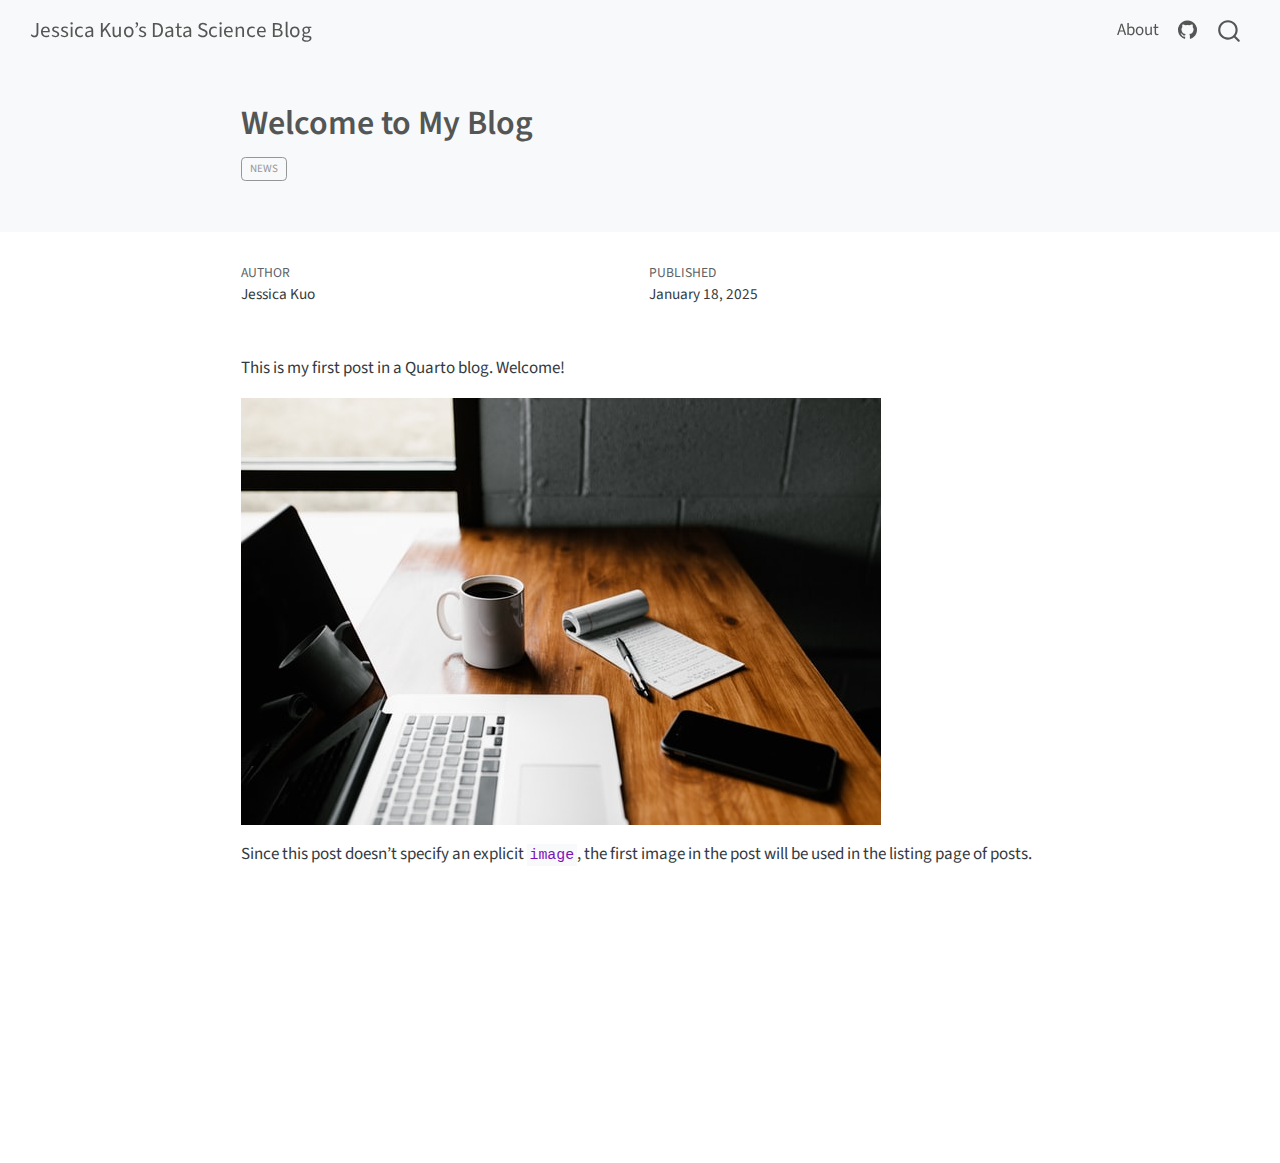
<file: docs/posts/welcome/index.html>
<!DOCTYPE html>
<html xmlns="http://www.w3.org/1999/xhtml" lang="en" xml:lang="en"><head>

<meta charset="utf-8">
<meta name="generator" content="quarto-1.5.56">

<meta name="viewport" content="width=device-width, initial-scale=1.0, user-scalable=yes">

<meta name="author" content="Jessica Kuo">
<meta name="dcterms.date" content="2025-01-18">

<title>Welcome to My Blog – Jessica Kuo’s Data Science Blog</title>
<style>
code{white-space: pre-wrap;}
span.smallcaps{font-variant: small-caps;}
div.columns{display: flex; gap: min(4vw, 1.5em);}
div.column{flex: auto; overflow-x: auto;}
div.hanging-indent{margin-left: 1.5em; text-indent: -1.5em;}
ul.task-list{list-style: none;}
ul.task-list li input[type="checkbox"] {
  width: 0.8em;
  margin: 0 0.8em 0.2em -1em; /* quarto-specific, see https://github.com/quarto-dev/quarto-cli/issues/4556 */ 
  vertical-align: middle;
}
</style>


<script src="../../site_libs/quarto-nav/quarto-nav.js"></script>
<script src="../../site_libs/quarto-nav/headroom.min.js"></script>
<script src="../../site_libs/clipboard/clipboard.min.js"></script>
<script src="../../site_libs/quarto-search/autocomplete.umd.js"></script>
<script src="../../site_libs/quarto-search/fuse.min.js"></script>
<script src="../../site_libs/quarto-search/quarto-search.js"></script>
<meta name="quarto:offset" content="../../">
<script src="../../site_libs/quarto-html/quarto.js"></script>
<script src="../../site_libs/quarto-html/popper.min.js"></script>
<script src="../../site_libs/quarto-html/tippy.umd.min.js"></script>
<script src="../../site_libs/quarto-html/anchor.min.js"></script>
<link href="../../site_libs/quarto-html/tippy.css" rel="stylesheet">
<link href="../../site_libs/quarto-html/quarto-syntax-highlighting.css" rel="stylesheet" id="quarto-text-highlighting-styles">
<script src="../../site_libs/bootstrap/bootstrap.min.js"></script>
<link href="../../site_libs/bootstrap/bootstrap-icons.css" rel="stylesheet">
<link href="../../site_libs/bootstrap/bootstrap.min.css" rel="stylesheet" id="quarto-bootstrap" data-mode="light">
<script id="quarto-search-options" type="application/json">{
  "location": "navbar",
  "copy-button": false,
  "collapse-after": 3,
  "panel-placement": "end",
  "type": "overlay",
  "limit": 50,
  "keyboard-shortcut": [
    "f",
    "/",
    "s"
  ],
  "show-item-context": false,
  "language": {
    "search-no-results-text": "No results",
    "search-matching-documents-text": "matching documents",
    "search-copy-link-title": "Copy link to search",
    "search-hide-matches-text": "Hide additional matches",
    "search-more-match-text": "more match in this document",
    "search-more-matches-text": "more matches in this document",
    "search-clear-button-title": "Clear",
    "search-text-placeholder": "",
    "search-detached-cancel-button-title": "Cancel",
    "search-submit-button-title": "Submit",
    "search-label": "Search"
  }
}</script>


<link rel="stylesheet" href="../../styles.css">
</head>

<body class="nav-fixed fullcontent">

<div id="quarto-search-results"></div>
  <header id="quarto-header" class="headroom fixed-top quarto-banner">
    <nav class="navbar navbar-expand-lg " data-bs-theme="dark">
      <div class="navbar-container container-fluid">
      <div class="navbar-brand-container mx-auto">
    <a class="navbar-brand" href="../../index.html">
    <span class="navbar-title">Jessica Kuo’s Data Science Blog</span>
    </a>
  </div>
            <div id="quarto-search" class="" title="Search"></div>
          <button class="navbar-toggler" type="button" data-bs-toggle="collapse" data-bs-target="#navbarCollapse" aria-controls="navbarCollapse" role="menu" aria-expanded="false" aria-label="Toggle navigation" onclick="if (window.quartoToggleHeadroom) { window.quartoToggleHeadroom(); }">
  <span class="navbar-toggler-icon"></span>
</button>
          <div class="collapse navbar-collapse" id="navbarCollapse">
            <ul class="navbar-nav navbar-nav-scroll ms-auto">
  <li class="nav-item">
    <a class="nav-link" href="../../about.html"> 
<span class="menu-text">About</span></a>
  </li>  
  <li class="nav-item compact">
    <a class="nav-link" href="https://github.com/kuo4230"> <i class="bi bi-github" role="img">
</i> 
<span class="menu-text"></span></a>
  </li>  
</ul>
          </div> <!-- /navcollapse -->
            <div class="quarto-navbar-tools">
</div>
      </div> <!-- /container-fluid -->
    </nav>
</header>
<!-- content -->
<header id="title-block-header" class="quarto-title-block default page-columns page-full">
  <div class="quarto-title-banner page-columns page-full">
    <div class="quarto-title column-body">
      <h1 class="title">Welcome to My Blog</h1>
                                <div class="quarto-categories">
                <div class="quarto-category">news</div>
              </div>
                  </div>
  </div>
    
  
  <div class="quarto-title-meta">

      <div>
      <div class="quarto-title-meta-heading">Author</div>
      <div class="quarto-title-meta-contents">
               <p>Jessica Kuo </p>
            </div>
    </div>
      
      <div>
      <div class="quarto-title-meta-heading">Published</div>
      <div class="quarto-title-meta-contents">
        <p class="date">January 18, 2025</p>
      </div>
    </div>
    
      
    </div>
    
  
  </header><div id="quarto-content" class="quarto-container page-columns page-rows-contents page-layout-article page-navbar">
<!-- sidebar -->
<!-- margin-sidebar -->
    
<!-- main -->
<main class="content quarto-banner-title-block" id="quarto-document-content">





<p>This is my first post in a Quarto blog. Welcome!</p>
<p><img src="thumbnail.jpg" class="img-fluid"></p>
<p>Since this post doesn’t specify an explicit <code>image</code>, the first image in the post will be used in the listing page of posts.</p>



</main> <!-- /main -->
<script id="quarto-html-after-body" type="application/javascript">
window.document.addEventListener("DOMContentLoaded", function (event) {
  const toggleBodyColorMode = (bsSheetEl) => {
    const mode = bsSheetEl.getAttribute("data-mode");
    const bodyEl = window.document.querySelector("body");
    if (mode === "dark") {
      bodyEl.classList.add("quarto-dark");
      bodyEl.classList.remove("quarto-light");
    } else {
      bodyEl.classList.add("quarto-light");
      bodyEl.classList.remove("quarto-dark");
    }
  }
  const toggleBodyColorPrimary = () => {
    const bsSheetEl = window.document.querySelector("link#quarto-bootstrap");
    if (bsSheetEl) {
      toggleBodyColorMode(bsSheetEl);
    }
  }
  toggleBodyColorPrimary();  
  const icon = "";
  const anchorJS = new window.AnchorJS();
  anchorJS.options = {
    placement: 'right',
    icon: icon
  };
  anchorJS.add('.anchored');
  const isCodeAnnotation = (el) => {
    for (const clz of el.classList) {
      if (clz.startsWith('code-annotation-')) {                     
        return true;
      }
    }
    return false;
  }
  const onCopySuccess = function(e) {
    // button target
    const button = e.trigger;
    // don't keep focus
    button.blur();
    // flash "checked"
    button.classList.add('code-copy-button-checked');
    var currentTitle = button.getAttribute("title");
    button.setAttribute("title", "Copied!");
    let tooltip;
    if (window.bootstrap) {
      button.setAttribute("data-bs-toggle", "tooltip");
      button.setAttribute("data-bs-placement", "left");
      button.setAttribute("data-bs-title", "Copied!");
      tooltip = new bootstrap.Tooltip(button, 
        { trigger: "manual", 
          customClass: "code-copy-button-tooltip",
          offset: [0, -8]});
      tooltip.show();    
    }
    setTimeout(function() {
      if (tooltip) {
        tooltip.hide();
        button.removeAttribute("data-bs-title");
        button.removeAttribute("data-bs-toggle");
        button.removeAttribute("data-bs-placement");
      }
      button.setAttribute("title", currentTitle);
      button.classList.remove('code-copy-button-checked');
    }, 1000);
    // clear code selection
    e.clearSelection();
  }
  const getTextToCopy = function(trigger) {
      const codeEl = trigger.previousElementSibling.cloneNode(true);
      for (const childEl of codeEl.children) {
        if (isCodeAnnotation(childEl)) {
          childEl.remove();
        }
      }
      return codeEl.innerText;
  }
  const clipboard = new window.ClipboardJS('.code-copy-button:not([data-in-quarto-modal])', {
    text: getTextToCopy
  });
  clipboard.on('success', onCopySuccess);
  if (window.document.getElementById('quarto-embedded-source-code-modal')) {
    // For code content inside modals, clipBoardJS needs to be initialized with a container option
    // TODO: Check when it could be a function (https://github.com/zenorocha/clipboard.js/issues/860)
    const clipboardModal = new window.ClipboardJS('.code-copy-button[data-in-quarto-modal]', {
      text: getTextToCopy,
      container: window.document.getElementById('quarto-embedded-source-code-modal')
    });
    clipboardModal.on('success', onCopySuccess);
  }
    var localhostRegex = new RegExp(/^(?:http|https):\/\/localhost\:?[0-9]*\//);
    var mailtoRegex = new RegExp(/^mailto:/);
      var filterRegex = new RegExp('/' + window.location.host + '/');
    var isInternal = (href) => {
        return filterRegex.test(href) || localhostRegex.test(href) || mailtoRegex.test(href);
    }
    // Inspect non-navigation links and adorn them if external
 	var links = window.document.querySelectorAll('a[href]:not(.nav-link):not(.navbar-brand):not(.toc-action):not(.sidebar-link):not(.sidebar-item-toggle):not(.pagination-link):not(.no-external):not([aria-hidden]):not(.dropdown-item):not(.quarto-navigation-tool):not(.about-link)');
    for (var i=0; i<links.length; i++) {
      const link = links[i];
      if (!isInternal(link.href)) {
        // undo the damage that might have been done by quarto-nav.js in the case of
        // links that we want to consider external
        if (link.dataset.originalHref !== undefined) {
          link.href = link.dataset.originalHref;
        }
      }
    }
  function tippyHover(el, contentFn, onTriggerFn, onUntriggerFn) {
    const config = {
      allowHTML: true,
      maxWidth: 500,
      delay: 100,
      arrow: false,
      appendTo: function(el) {
          return el.parentElement;
      },
      interactive: true,
      interactiveBorder: 10,
      theme: 'quarto',
      placement: 'bottom-start',
    };
    if (contentFn) {
      config.content = contentFn;
    }
    if (onTriggerFn) {
      config.onTrigger = onTriggerFn;
    }
    if (onUntriggerFn) {
      config.onUntrigger = onUntriggerFn;
    }
    window.tippy(el, config); 
  }
  const noterefs = window.document.querySelectorAll('a[role="doc-noteref"]');
  for (var i=0; i<noterefs.length; i++) {
    const ref = noterefs[i];
    tippyHover(ref, function() {
      // use id or data attribute instead here
      let href = ref.getAttribute('data-footnote-href') || ref.getAttribute('href');
      try { href = new URL(href).hash; } catch {}
      const id = href.replace(/^#\/?/, "");
      const note = window.document.getElementById(id);
      if (note) {
        return note.innerHTML;
      } else {
        return "";
      }
    });
  }
  const xrefs = window.document.querySelectorAll('a.quarto-xref');
  const processXRef = (id, note) => {
    // Strip column container classes
    const stripColumnClz = (el) => {
      el.classList.remove("page-full", "page-columns");
      if (el.children) {
        for (const child of el.children) {
          stripColumnClz(child);
        }
      }
    }
    stripColumnClz(note)
    if (id === null || id.startsWith('sec-')) {
      // Special case sections, only their first couple elements
      const container = document.createElement("div");
      if (note.children && note.children.length > 2) {
        container.appendChild(note.children[0].cloneNode(true));
        for (let i = 1; i < note.children.length; i++) {
          const child = note.children[i];
          if (child.tagName === "P" && child.innerText === "") {
            continue;
          } else {
            container.appendChild(child.cloneNode(true));
            break;
          }
        }
        if (window.Quarto?.typesetMath) {
          window.Quarto.typesetMath(container);
        }
        return container.innerHTML
      } else {
        if (window.Quarto?.typesetMath) {
          window.Quarto.typesetMath(note);
        }
        return note.innerHTML;
      }
    } else {
      // Remove any anchor links if they are present
      const anchorLink = note.querySelector('a.anchorjs-link');
      if (anchorLink) {
        anchorLink.remove();
      }
      if (window.Quarto?.typesetMath) {
        window.Quarto.typesetMath(note);
      }
      // TODO in 1.5, we should make sure this works without a callout special case
      if (note.classList.contains("callout")) {
        return note.outerHTML;
      } else {
        return note.innerHTML;
      }
    }
  }
  for (var i=0; i<xrefs.length; i++) {
    const xref = xrefs[i];
    tippyHover(xref, undefined, function(instance) {
      instance.disable();
      let url = xref.getAttribute('href');
      let hash = undefined; 
      if (url.startsWith('#')) {
        hash = url;
      } else {
        try { hash = new URL(url).hash; } catch {}
      }
      if (hash) {
        const id = hash.replace(/^#\/?/, "");
        const note = window.document.getElementById(id);
        if (note !== null) {
          try {
            const html = processXRef(id, note.cloneNode(true));
            instance.setContent(html);
          } finally {
            instance.enable();
            instance.show();
          }
        } else {
          // See if we can fetch this
          fetch(url.split('#')[0])
          .then(res => res.text())
          .then(html => {
            const parser = new DOMParser();
            const htmlDoc = parser.parseFromString(html, "text/html");
            const note = htmlDoc.getElementById(id);
            if (note !== null) {
              const html = processXRef(id, note);
              instance.setContent(html);
            } 
          }).finally(() => {
            instance.enable();
            instance.show();
          });
        }
      } else {
        // See if we can fetch a full url (with no hash to target)
        // This is a special case and we should probably do some content thinning / targeting
        fetch(url)
        .then(res => res.text())
        .then(html => {
          const parser = new DOMParser();
          const htmlDoc = parser.parseFromString(html, "text/html");
          const note = htmlDoc.querySelector('main.content');
          if (note !== null) {
            // This should only happen for chapter cross references
            // (since there is no id in the URL)
            // remove the first header
            if (note.children.length > 0 && note.children[0].tagName === "HEADER") {
              note.children[0].remove();
            }
            const html = processXRef(null, note);
            instance.setContent(html);
          } 
        }).finally(() => {
          instance.enable();
          instance.show();
        });
      }
    }, function(instance) {
    });
  }
      let selectedAnnoteEl;
      const selectorForAnnotation = ( cell, annotation) => {
        let cellAttr = 'data-code-cell="' + cell + '"';
        let lineAttr = 'data-code-annotation="' +  annotation + '"';
        const selector = 'span[' + cellAttr + '][' + lineAttr + ']';
        return selector;
      }
      const selectCodeLines = (annoteEl) => {
        const doc = window.document;
        const targetCell = annoteEl.getAttribute("data-target-cell");
        const targetAnnotation = annoteEl.getAttribute("data-target-annotation");
        const annoteSpan = window.document.querySelector(selectorForAnnotation(targetCell, targetAnnotation));
        const lines = annoteSpan.getAttribute("data-code-lines").split(",");
        const lineIds = lines.map((line) => {
          return targetCell + "-" + line;
        })
        let top = null;
        let height = null;
        let parent = null;
        if (lineIds.length > 0) {
            //compute the position of the single el (top and bottom and make a div)
            const el = window.document.getElementById(lineIds[0]);
            top = el.offsetTop;
            height = el.offsetHeight;
            parent = el.parentElement.parentElement;
          if (lineIds.length > 1) {
            const lastEl = window.document.getElementById(lineIds[lineIds.length - 1]);
            const bottom = lastEl.offsetTop + lastEl.offsetHeight;
            height = bottom - top;
          }
          if (top !== null && height !== null && parent !== null) {
            // cook up a div (if necessary) and position it 
            let div = window.document.getElementById("code-annotation-line-highlight");
            if (div === null) {
              div = window.document.createElement("div");
              div.setAttribute("id", "code-annotation-line-highlight");
              div.style.position = 'absolute';
              parent.appendChild(div);
            }
            div.style.top = top - 2 + "px";
            div.style.height = height + 4 + "px";
            div.style.left = 0;
            let gutterDiv = window.document.getElementById("code-annotation-line-highlight-gutter");
            if (gutterDiv === null) {
              gutterDiv = window.document.createElement("div");
              gutterDiv.setAttribute("id", "code-annotation-line-highlight-gutter");
              gutterDiv.style.position = 'absolute';
              const codeCell = window.document.getElementById(targetCell);
              const gutter = codeCell.querySelector('.code-annotation-gutter');
              gutter.appendChild(gutterDiv);
            }
            gutterDiv.style.top = top - 2 + "px";
            gutterDiv.style.height = height + 4 + "px";
          }
          selectedAnnoteEl = annoteEl;
        }
      };
      const unselectCodeLines = () => {
        const elementsIds = ["code-annotation-line-highlight", "code-annotation-line-highlight-gutter"];
        elementsIds.forEach((elId) => {
          const div = window.document.getElementById(elId);
          if (div) {
            div.remove();
          }
        });
        selectedAnnoteEl = undefined;
      };
        // Handle positioning of the toggle
    window.addEventListener(
      "resize",
      throttle(() => {
        elRect = undefined;
        if (selectedAnnoteEl) {
          selectCodeLines(selectedAnnoteEl);
        }
      }, 10)
    );
    function throttle(fn, ms) {
    let throttle = false;
    let timer;
      return (...args) => {
        if(!throttle) { // first call gets through
            fn.apply(this, args);
            throttle = true;
        } else { // all the others get throttled
            if(timer) clearTimeout(timer); // cancel #2
            timer = setTimeout(() => {
              fn.apply(this, args);
              timer = throttle = false;
            }, ms);
        }
      };
    }
      // Attach click handler to the DT
      const annoteDls = window.document.querySelectorAll('dt[data-target-cell]');
      for (const annoteDlNode of annoteDls) {
        annoteDlNode.addEventListener('click', (event) => {
          const clickedEl = event.target;
          if (clickedEl !== selectedAnnoteEl) {
            unselectCodeLines();
            const activeEl = window.document.querySelector('dt[data-target-cell].code-annotation-active');
            if (activeEl) {
              activeEl.classList.remove('code-annotation-active');
            }
            selectCodeLines(clickedEl);
            clickedEl.classList.add('code-annotation-active');
          } else {
            // Unselect the line
            unselectCodeLines();
            clickedEl.classList.remove('code-annotation-active');
          }
        });
      }
  const findCites = (el) => {
    const parentEl = el.parentElement;
    if (parentEl) {
      const cites = parentEl.dataset.cites;
      if (cites) {
        return {
          el,
          cites: cites.split(' ')
        };
      } else {
        return findCites(el.parentElement)
      }
    } else {
      return undefined;
    }
  };
  var bibliorefs = window.document.querySelectorAll('a[role="doc-biblioref"]');
  for (var i=0; i<bibliorefs.length; i++) {
    const ref = bibliorefs[i];
    const citeInfo = findCites(ref);
    if (citeInfo) {
      tippyHover(citeInfo.el, function() {
        var popup = window.document.createElement('div');
        citeInfo.cites.forEach(function(cite) {
          var citeDiv = window.document.createElement('div');
          citeDiv.classList.add('hanging-indent');
          citeDiv.classList.add('csl-entry');
          var biblioDiv = window.document.getElementById('ref-' + cite);
          if (biblioDiv) {
            citeDiv.innerHTML = biblioDiv.innerHTML;
          }
          popup.appendChild(citeDiv);
        });
        return popup.innerHTML;
      });
    }
  }
});
</script>
</div> <!-- /content -->




</body></html>
</file>
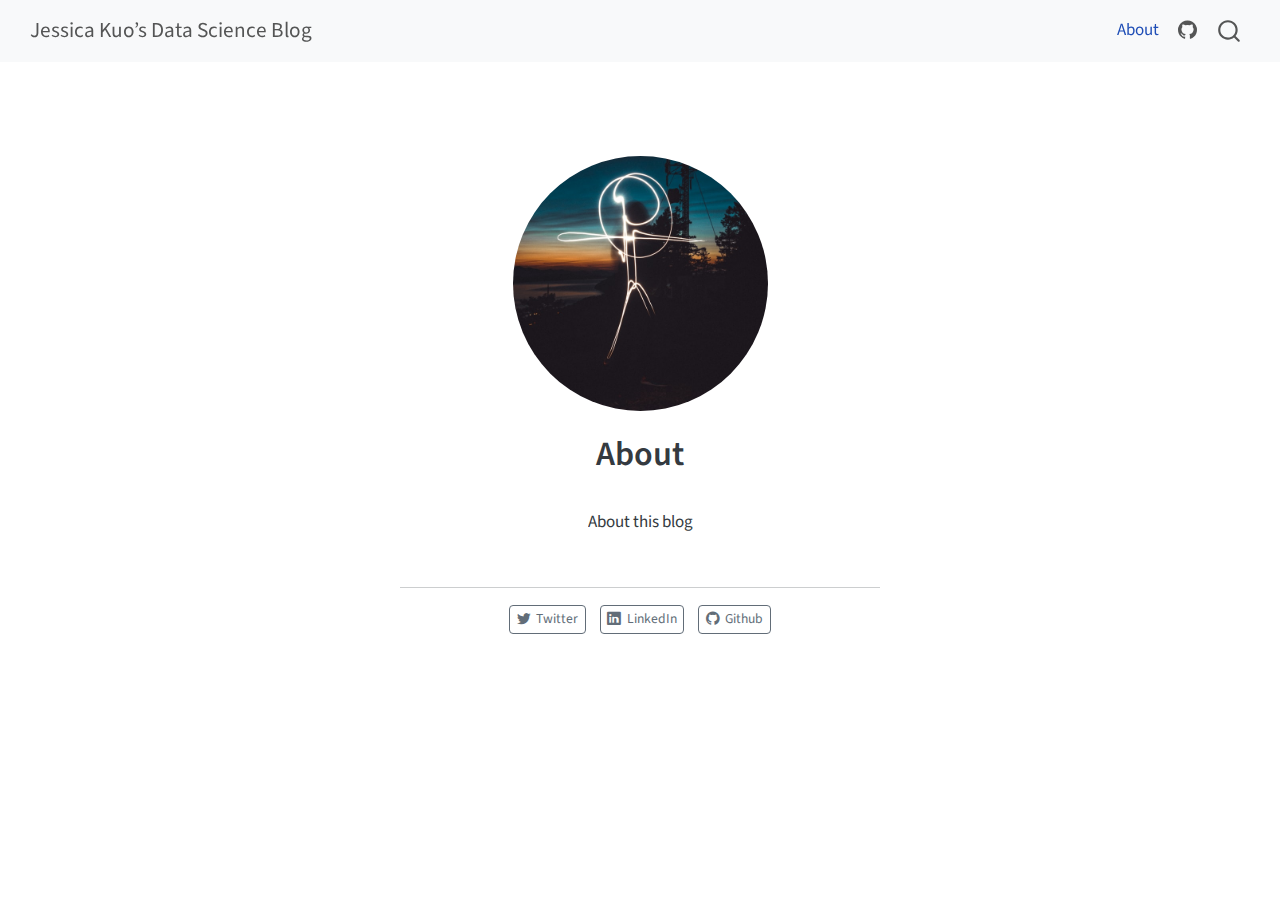
<file: docs/about.html>
<!DOCTYPE html>
<html xmlns="http://www.w3.org/1999/xhtml" lang="en" xml:lang="en"><head>

<meta charset="utf-8">
<meta name="generator" content="quarto-1.5.56">

<meta name="viewport" content="width=device-width, initial-scale=1.0, user-scalable=yes">


<title>About – Jessica Kuo’s Data Science Blog</title>
<style>
code{white-space: pre-wrap;}
span.smallcaps{font-variant: small-caps;}
div.columns{display: flex; gap: min(4vw, 1.5em);}
div.column{flex: auto; overflow-x: auto;}
div.hanging-indent{margin-left: 1.5em; text-indent: -1.5em;}
ul.task-list{list-style: none;}
ul.task-list li input[type="checkbox"] {
  width: 0.8em;
  margin: 0 0.8em 0.2em -1em; /* quarto-specific, see https://github.com/quarto-dev/quarto-cli/issues/4556 */ 
  vertical-align: middle;
}
</style>


<script src="site_libs/quarto-nav/quarto-nav.js"></script>
<script src="site_libs/quarto-nav/headroom.min.js"></script>
<script src="site_libs/clipboard/clipboard.min.js"></script>
<script src="site_libs/quarto-search/autocomplete.umd.js"></script>
<script src="site_libs/quarto-search/fuse.min.js"></script>
<script src="site_libs/quarto-search/quarto-search.js"></script>
<meta name="quarto:offset" content="./">
<script src="site_libs/quarto-html/quarto.js"></script>
<script src="site_libs/quarto-html/popper.min.js"></script>
<script src="site_libs/quarto-html/tippy.umd.min.js"></script>
<link href="site_libs/quarto-html/tippy.css" rel="stylesheet">
<link href="site_libs/quarto-html/quarto-syntax-highlighting.css" rel="stylesheet" id="quarto-text-highlighting-styles">
<script src="site_libs/bootstrap/bootstrap.min.js"></script>
<link href="site_libs/bootstrap/bootstrap-icons.css" rel="stylesheet">
<link href="site_libs/bootstrap/bootstrap.min.css" rel="stylesheet" id="quarto-bootstrap" data-mode="light">
<script id="quarto-search-options" type="application/json">{
  "location": "navbar",
  "copy-button": false,
  "collapse-after": 3,
  "panel-placement": "end",
  "type": "overlay",
  "limit": 50,
  "keyboard-shortcut": [
    "f",
    "/",
    "s"
  ],
  "show-item-context": false,
  "language": {
    "search-no-results-text": "No results",
    "search-matching-documents-text": "matching documents",
    "search-copy-link-title": "Copy link to search",
    "search-hide-matches-text": "Hide additional matches",
    "search-more-match-text": "more match in this document",
    "search-more-matches-text": "more matches in this document",
    "search-clear-button-title": "Clear",
    "search-text-placeholder": "",
    "search-detached-cancel-button-title": "Cancel",
    "search-submit-button-title": "Submit",
    "search-label": "Search"
  }
}</script>


<link rel="stylesheet" href="styles.css">
</head>

<body class="nav-fixed fullcontent">

<div id="quarto-search-results"></div>
  <header id="quarto-header" class="headroom fixed-top">
    <nav class="navbar navbar-expand-lg " data-bs-theme="dark">
      <div class="navbar-container container-fluid">
      <div class="navbar-brand-container mx-auto">
    <a class="navbar-brand" href="./index.html">
    <span class="navbar-title">Jessica Kuo’s Data Science Blog</span>
    </a>
  </div>
            <div id="quarto-search" class="" title="Search"></div>
          <button class="navbar-toggler" type="button" data-bs-toggle="collapse" data-bs-target="#navbarCollapse" aria-controls="navbarCollapse" role="menu" aria-expanded="false" aria-label="Toggle navigation" onclick="if (window.quartoToggleHeadroom) { window.quartoToggleHeadroom(); }">
  <span class="navbar-toggler-icon"></span>
</button>
          <div class="collapse navbar-collapse" id="navbarCollapse">
            <ul class="navbar-nav navbar-nav-scroll ms-auto">
  <li class="nav-item">
    <a class="nav-link active" href="./about.html" aria-current="page"> 
<span class="menu-text">About</span></a>
  </li>  
  <li class="nav-item compact">
    <a class="nav-link" href="https://github.com/kuo4230"> <i class="bi bi-github" role="img">
</i> 
<span class="menu-text"></span></a>
  </li>  
</ul>
          </div> <!-- /navcollapse -->
            <div class="quarto-navbar-tools">
</div>
      </div> <!-- /container-fluid -->
    </nav>
</header>
<!-- content -->
<div id="quarto-content" class="quarto-container page-columns page-rows-contents page-layout-article page-navbar">
<!-- sidebar -->
<!-- margin-sidebar -->
    
<!-- main -->
<div class="quarto-about-jolla">
  <img src="profile.jpg" class="about-image
  round " style="height: 15em; width: 15em;">
 <header id="title-block-header" class="quarto-title-block default">
<div class="quarto-title">
<h1 class="title">About</h1>
</div>
<div class="quarto-title-meta">
  </div>
</header><main class="content" id="quarto-document-content">
<p>About this blog</p>


</main> 
  <hr class="about-sep">
   <div class="about-links">
  <a href="https://twitter.com" class="about-link" rel="" target="">
    <i class="bi bi-twitter"></i>
     <span class="about-link-text">Twitter</span>
  </a>
  <a href="https://linkedin.com" class="about-link" rel="" target="">
    <i class="bi bi-linkedin"></i>
     <span class="about-link-text">LinkedIn</span>
  </a>
  <a href="https://github.com" class="about-link" rel="" target="">
    <i class="bi bi-github"></i>
     <span class="about-link-text">Github</span>
  </a>
</div>
</div>
 <!-- /main -->
<script id="quarto-html-after-body" type="application/javascript">
window.document.addEventListener("DOMContentLoaded", function (event) {
  const toggleBodyColorMode = (bsSheetEl) => {
    const mode = bsSheetEl.getAttribute("data-mode");
    const bodyEl = window.document.querySelector("body");
    if (mode === "dark") {
      bodyEl.classList.add("quarto-dark");
      bodyEl.classList.remove("quarto-light");
    } else {
      bodyEl.classList.add("quarto-light");
      bodyEl.classList.remove("quarto-dark");
    }
  }
  const toggleBodyColorPrimary = () => {
    const bsSheetEl = window.document.querySelector("link#quarto-bootstrap");
    if (bsSheetEl) {
      toggleBodyColorMode(bsSheetEl);
    }
  }
  toggleBodyColorPrimary();  
  const isCodeAnnotation = (el) => {
    for (const clz of el.classList) {
      if (clz.startsWith('code-annotation-')) {                     
        return true;
      }
    }
    return false;
  }
  const onCopySuccess = function(e) {
    // button target
    const button = e.trigger;
    // don't keep focus
    button.blur();
    // flash "checked"
    button.classList.add('code-copy-button-checked');
    var currentTitle = button.getAttribute("title");
    button.setAttribute("title", "Copied!");
    let tooltip;
    if (window.bootstrap) {
      button.setAttribute("data-bs-toggle", "tooltip");
      button.setAttribute("data-bs-placement", "left");
      button.setAttribute("data-bs-title", "Copied!");
      tooltip = new bootstrap.Tooltip(button, 
        { trigger: "manual", 
          customClass: "code-copy-button-tooltip",
          offset: [0, -8]});
      tooltip.show();    
    }
    setTimeout(function() {
      if (tooltip) {
        tooltip.hide();
        button.removeAttribute("data-bs-title");
        button.removeAttribute("data-bs-toggle");
        button.removeAttribute("data-bs-placement");
      }
      button.setAttribute("title", currentTitle);
      button.classList.remove('code-copy-button-checked');
    }, 1000);
    // clear code selection
    e.clearSelection();
  }
  const getTextToCopy = function(trigger) {
      const codeEl = trigger.previousElementSibling.cloneNode(true);
      for (const childEl of codeEl.children) {
        if (isCodeAnnotation(childEl)) {
          childEl.remove();
        }
      }
      return codeEl.innerText;
  }
  const clipboard = new window.ClipboardJS('.code-copy-button:not([data-in-quarto-modal])', {
    text: getTextToCopy
  });
  clipboard.on('success', onCopySuccess);
  if (window.document.getElementById('quarto-embedded-source-code-modal')) {
    // For code content inside modals, clipBoardJS needs to be initialized with a container option
    // TODO: Check when it could be a function (https://github.com/zenorocha/clipboard.js/issues/860)
    const clipboardModal = new window.ClipboardJS('.code-copy-button[data-in-quarto-modal]', {
      text: getTextToCopy,
      container: window.document.getElementById('quarto-embedded-source-code-modal')
    });
    clipboardModal.on('success', onCopySuccess);
  }
    var localhostRegex = new RegExp(/^(?:http|https):\/\/localhost\:?[0-9]*\//);
    var mailtoRegex = new RegExp(/^mailto:/);
      var filterRegex = new RegExp('/' + window.location.host + '/');
    var isInternal = (href) => {
        return filterRegex.test(href) || localhostRegex.test(href) || mailtoRegex.test(href);
    }
    // Inspect non-navigation links and adorn them if external
 	var links = window.document.querySelectorAll('a[href]:not(.nav-link):not(.navbar-brand):not(.toc-action):not(.sidebar-link):not(.sidebar-item-toggle):not(.pagination-link):not(.no-external):not([aria-hidden]):not(.dropdown-item):not(.quarto-navigation-tool):not(.about-link)');
    for (var i=0; i<links.length; i++) {
      const link = links[i];
      if (!isInternal(link.href)) {
        // undo the damage that might have been done by quarto-nav.js in the case of
        // links that we want to consider external
        if (link.dataset.originalHref !== undefined) {
          link.href = link.dataset.originalHref;
        }
      }
    }
  function tippyHover(el, contentFn, onTriggerFn, onUntriggerFn) {
    const config = {
      allowHTML: true,
      maxWidth: 500,
      delay: 100,
      arrow: false,
      appendTo: function(el) {
          return el.parentElement;
      },
      interactive: true,
      interactiveBorder: 10,
      theme: 'quarto',
      placement: 'bottom-start',
    };
    if (contentFn) {
      config.content = contentFn;
    }
    if (onTriggerFn) {
      config.onTrigger = onTriggerFn;
    }
    if (onUntriggerFn) {
      config.onUntrigger = onUntriggerFn;
    }
    window.tippy(el, config); 
  }
  const noterefs = window.document.querySelectorAll('a[role="doc-noteref"]');
  for (var i=0; i<noterefs.length; i++) {
    const ref = noterefs[i];
    tippyHover(ref, function() {
      // use id or data attribute instead here
      let href = ref.getAttribute('data-footnote-href') || ref.getAttribute('href');
      try { href = new URL(href).hash; } catch {}
      const id = href.replace(/^#\/?/, "");
      const note = window.document.getElementById(id);
      if (note) {
        return note.innerHTML;
      } else {
        return "";
      }
    });
  }
  const xrefs = window.document.querySelectorAll('a.quarto-xref');
  const processXRef = (id, note) => {
    // Strip column container classes
    const stripColumnClz = (el) => {
      el.classList.remove("page-full", "page-columns");
      if (el.children) {
        for (const child of el.children) {
          stripColumnClz(child);
        }
      }
    }
    stripColumnClz(note)
    if (id === null || id.startsWith('sec-')) {
      // Special case sections, only their first couple elements
      const container = document.createElement("div");
      if (note.children && note.children.length > 2) {
        container.appendChild(note.children[0].cloneNode(true));
        for (let i = 1; i < note.children.length; i++) {
          const child = note.children[i];
          if (child.tagName === "P" && child.innerText === "") {
            continue;
          } else {
            container.appendChild(child.cloneNode(true));
            break;
          }
        }
        if (window.Quarto?.typesetMath) {
          window.Quarto.typesetMath(container);
        }
        return container.innerHTML
      } else {
        if (window.Quarto?.typesetMath) {
          window.Quarto.typesetMath(note);
        }
        return note.innerHTML;
      }
    } else {
      // Remove any anchor links if they are present
      const anchorLink = note.querySelector('a.anchorjs-link');
      if (anchorLink) {
        anchorLink.remove();
      }
      if (window.Quarto?.typesetMath) {
        window.Quarto.typesetMath(note);
      }
      // TODO in 1.5, we should make sure this works without a callout special case
      if (note.classList.contains("callout")) {
        return note.outerHTML;
      } else {
        return note.innerHTML;
      }
    }
  }
  for (var i=0; i<xrefs.length; i++) {
    const xref = xrefs[i];
    tippyHover(xref, undefined, function(instance) {
      instance.disable();
      let url = xref.getAttribute('href');
      let hash = undefined; 
      if (url.startsWith('#')) {
        hash = url;
      } else {
        try { hash = new URL(url).hash; } catch {}
      }
      if (hash) {
        const id = hash.replace(/^#\/?/, "");
        const note = window.document.getElementById(id);
        if (note !== null) {
          try {
            const html = processXRef(id, note.cloneNode(true));
            instance.setContent(html);
          } finally {
            instance.enable();
            instance.show();
          }
        } else {
          // See if we can fetch this
          fetch(url.split('#')[0])
          .then(res => res.text())
          .then(html => {
            const parser = new DOMParser();
            const htmlDoc = parser.parseFromString(html, "text/html");
            const note = htmlDoc.getElementById(id);
            if (note !== null) {
              const html = processXRef(id, note);
              instance.setContent(html);
            } 
          }).finally(() => {
            instance.enable();
            instance.show();
          });
        }
      } else {
        // See if we can fetch a full url (with no hash to target)
        // This is a special case and we should probably do some content thinning / targeting
        fetch(url)
        .then(res => res.text())
        .then(html => {
          const parser = new DOMParser();
          const htmlDoc = parser.parseFromString(html, "text/html");
          const note = htmlDoc.querySelector('main.content');
          if (note !== null) {
            // This should only happen for chapter cross references
            // (since there is no id in the URL)
            // remove the first header
            if (note.children.length > 0 && note.children[0].tagName === "HEADER") {
              note.children[0].remove();
            }
            const html = processXRef(null, note);
            instance.setContent(html);
          } 
        }).finally(() => {
          instance.enable();
          instance.show();
        });
      }
    }, function(instance) {
    });
  }
      let selectedAnnoteEl;
      const selectorForAnnotation = ( cell, annotation) => {
        let cellAttr = 'data-code-cell="' + cell + '"';
        let lineAttr = 'data-code-annotation="' +  annotation + '"';
        const selector = 'span[' + cellAttr + '][' + lineAttr + ']';
        return selector;
      }
      const selectCodeLines = (annoteEl) => {
        const doc = window.document;
        const targetCell = annoteEl.getAttribute("data-target-cell");
        const targetAnnotation = annoteEl.getAttribute("data-target-annotation");
        const annoteSpan = window.document.querySelector(selectorForAnnotation(targetCell, targetAnnotation));
        const lines = annoteSpan.getAttribute("data-code-lines").split(",");
        const lineIds = lines.map((line) => {
          return targetCell + "-" + line;
        })
        let top = null;
        let height = null;
        let parent = null;
        if (lineIds.length > 0) {
            //compute the position of the single el (top and bottom and make a div)
            const el = window.document.getElementById(lineIds[0]);
            top = el.offsetTop;
            height = el.offsetHeight;
            parent = el.parentElement.parentElement;
          if (lineIds.length > 1) {
            const lastEl = window.document.getElementById(lineIds[lineIds.length - 1]);
            const bottom = lastEl.offsetTop + lastEl.offsetHeight;
            height = bottom - top;
          }
          if (top !== null && height !== null && parent !== null) {
            // cook up a div (if necessary) and position it 
            let div = window.document.getElementById("code-annotation-line-highlight");
            if (div === null) {
              div = window.document.createElement("div");
              div.setAttribute("id", "code-annotation-line-highlight");
              div.style.position = 'absolute';
              parent.appendChild(div);
            }
            div.style.top = top - 2 + "px";
            div.style.height = height + 4 + "px";
            div.style.left = 0;
            let gutterDiv = window.document.getElementById("code-annotation-line-highlight-gutter");
            if (gutterDiv === null) {
              gutterDiv = window.document.createElement("div");
              gutterDiv.setAttribute("id", "code-annotation-line-highlight-gutter");
              gutterDiv.style.position = 'absolute';
              const codeCell = window.document.getElementById(targetCell);
              const gutter = codeCell.querySelector('.code-annotation-gutter');
              gutter.appendChild(gutterDiv);
            }
            gutterDiv.style.top = top - 2 + "px";
            gutterDiv.style.height = height + 4 + "px";
          }
          selectedAnnoteEl = annoteEl;
        }
      };
      const unselectCodeLines = () => {
        const elementsIds = ["code-annotation-line-highlight", "code-annotation-line-highlight-gutter"];
        elementsIds.forEach((elId) => {
          const div = window.document.getElementById(elId);
          if (div) {
            div.remove();
          }
        });
        selectedAnnoteEl = undefined;
      };
        // Handle positioning of the toggle
    window.addEventListener(
      "resize",
      throttle(() => {
        elRect = undefined;
        if (selectedAnnoteEl) {
          selectCodeLines(selectedAnnoteEl);
        }
      }, 10)
    );
    function throttle(fn, ms) {
    let throttle = false;
    let timer;
      return (...args) => {
        if(!throttle) { // first call gets through
            fn.apply(this, args);
            throttle = true;
        } else { // all the others get throttled
            if(timer) clearTimeout(timer); // cancel #2
            timer = setTimeout(() => {
              fn.apply(this, args);
              timer = throttle = false;
            }, ms);
        }
      };
    }
      // Attach click handler to the DT
      const annoteDls = window.document.querySelectorAll('dt[data-target-cell]');
      for (const annoteDlNode of annoteDls) {
        annoteDlNode.addEventListener('click', (event) => {
          const clickedEl = event.target;
          if (clickedEl !== selectedAnnoteEl) {
            unselectCodeLines();
            const activeEl = window.document.querySelector('dt[data-target-cell].code-annotation-active');
            if (activeEl) {
              activeEl.classList.remove('code-annotation-active');
            }
            selectCodeLines(clickedEl);
            clickedEl.classList.add('code-annotation-active');
          } else {
            // Unselect the line
            unselectCodeLines();
            clickedEl.classList.remove('code-annotation-active');
          }
        });
      }
  const findCites = (el) => {
    const parentEl = el.parentElement;
    if (parentEl) {
      const cites = parentEl.dataset.cites;
      if (cites) {
        return {
          el,
          cites: cites.split(' ')
        };
      } else {
        return findCites(el.parentElement)
      }
    } else {
      return undefined;
    }
  };
  var bibliorefs = window.document.querySelectorAll('a[role="doc-biblioref"]');
  for (var i=0; i<bibliorefs.length; i++) {
    const ref = bibliorefs[i];
    const citeInfo = findCites(ref);
    if (citeInfo) {
      tippyHover(citeInfo.el, function() {
        var popup = window.document.createElement('div');
        citeInfo.cites.forEach(function(cite) {
          var citeDiv = window.document.createElement('div');
          citeDiv.classList.add('hanging-indent');
          citeDiv.classList.add('csl-entry');
          var biblioDiv = window.document.getElementById('ref-' + cite);
          if (biblioDiv) {
            citeDiv.innerHTML = biblioDiv.innerHTML;
          }
          popup.appendChild(citeDiv);
        });
        return popup.innerHTML;
      });
    }
  }
});
</script>
</div> <!-- /content -->




</body></html>
</file>
<file: docs/site_libs/quarto-html/tippy.css>
.tippy-box[data-animation=fade][data-state=hidden]{opacity:0}[data-tippy-root]{max-width:calc(100vw - 10px)}.tippy-box{position:relative;background-color:#333;color:#fff;border-radius:4px;font-size:14px;line-height:1.4;white-space:normal;outline:0;transition-property:transform,visibility,opacity}.tippy-box[data-placement^=top]>.tippy-arrow{bottom:0}.tippy-box[data-placement^=top]>.tippy-arrow:before{bottom:-7px;left:0;border-width:8px 8px 0;border-top-color:initial;transform-origin:center top}.tippy-box[data-placement^=bottom]>.tippy-arrow{top:0}.tippy-box[data-placement^=bottom]>.tippy-arrow:before{top:-7px;left:0;border-width:0 8px 8px;border-bottom-color:initial;transform-origin:center bottom}.tippy-box[data-placement^=left]>.tippy-arrow{right:0}.tippy-box[data-placement^=left]>.tippy-arrow:before{border-width:8px 0 8px 8px;border-left-color:initial;right:-7px;transform-origin:center left}.tippy-box[data-placement^=right]>.tippy-arrow{left:0}.tippy-box[data-placement^=right]>.tippy-arrow:before{left:-7px;border-width:8px 8px 8px 0;border-right-color:initial;transform-origin:center right}.tippy-box[data-inertia][data-state=visible]{transition-timing-function:cubic-bezier(.54,1.5,.38,1.11)}.tippy-arrow{width:16px;height:16px;color:#333}.tippy-arrow:before{content:"";position:absolute;border-color:transparent;border-style:solid}.tippy-content{position:relative;padding:5px 9px;z-index:1}
</file>
<file: docs/site_libs/quarto-html/quarto-syntax-highlighting.css>
/* quarto syntax highlight colors */
:root {
  --quarto-hl-ot-color: #003B4F;
  --quarto-hl-at-color: #657422;
  --quarto-hl-ss-color: #20794D;
  --quarto-hl-an-color: #5E5E5E;
  --quarto-hl-fu-color: #4758AB;
  --quarto-hl-st-color: #20794D;
  --quarto-hl-cf-color: #003B4F;
  --quarto-hl-op-color: #5E5E5E;
  --quarto-hl-er-color: #AD0000;
  --quarto-hl-bn-color: #AD0000;
  --quarto-hl-al-color: #AD0000;
  --quarto-hl-va-color: #111111;
  --quarto-hl-bu-color: inherit;
  --quarto-hl-ex-color: inherit;
  --quarto-hl-pp-color: #AD0000;
  --quarto-hl-in-color: #5E5E5E;
  --quarto-hl-vs-color: #20794D;
  --quarto-hl-wa-color: #5E5E5E;
  --quarto-hl-do-color: #5E5E5E;
  --quarto-hl-im-color: #00769E;
  --quarto-hl-ch-color: #20794D;
  --quarto-hl-dt-color: #AD0000;
  --quarto-hl-fl-color: #AD0000;
  --quarto-hl-co-color: #5E5E5E;
  --quarto-hl-cv-color: #5E5E5E;
  --quarto-hl-cn-color: #8f5902;
  --quarto-hl-sc-color: #5E5E5E;
  --quarto-hl-dv-color: #AD0000;
  --quarto-hl-kw-color: #003B4F;
}

/* other quarto variables */
:root {
  --quarto-font-monospace: SFMono-Regular, Menlo, Monaco, Consolas, "Liberation Mono", "Courier New", monospace;
}

pre > code.sourceCode > span {
  color: #003B4F;
}

code span {
  color: #003B4F;
}

code.sourceCode > span {
  color: #003B4F;
}

div.sourceCode,
div.sourceCode pre.sourceCode {
  color: #003B4F;
}

code span.ot {
  color: #003B4F;
  font-style: inherit;
}

code span.at {
  color: #657422;
  font-style: inherit;
}

code span.ss {
  color: #20794D;
  font-style: inherit;
}

code span.an {
  color: #5E5E5E;
  font-style: inherit;
}

code span.fu {
  color: #4758AB;
  font-style: inherit;
}

code span.st {
  color: #20794D;
  font-style: inherit;
}

code span.cf {
  color: #003B4F;
  font-weight: bold;
  font-style: inherit;
}

code span.op {
  color: #5E5E5E;
  font-style: inherit;
}

code span.er {
  color: #AD0000;
  font-style: inherit;
}

code span.bn {
  color: #AD0000;
  font-style: inherit;
}

code span.al {
  color: #AD0000;
  font-style: inherit;
}

code span.va {
  color: #111111;
  font-style: inherit;
}

code span.bu {
  font-style: inherit;
}

code span.ex {
  font-style: inherit;
}

code span.pp {
  color: #AD0000;
  font-style: inherit;
}

code span.in {
  color: #5E5E5E;
  font-style: inherit;
}

code span.vs {
  color: #20794D;
  font-style: inherit;
}

code span.wa {
  color: #5E5E5E;
  font-style: italic;
}

code span.do {
  color: #5E5E5E;
  font-style: italic;
}

code span.im {
  color: #00769E;
  font-style: inherit;
}

code span.ch {
  color: #20794D;
  font-style: inherit;
}

code span.dt {
  color: #AD0000;
  font-style: inherit;
}

code span.fl {
  color: #AD0000;
  font-style: inherit;
}

code span.co {
  color: #5E5E5E;
  font-style: inherit;
}

code span.cv {
  color: #5E5E5E;
  font-style: italic;
}

code span.cn {
  color: #8f5902;
  font-style: inherit;
}

code span.sc {
  color: #5E5E5E;
  font-style: inherit;
}

code span.dv {
  color: #AD0000;
  font-style: inherit;
}

code span.kw {
  color: #003B4F;
  font-weight: bold;
  font-style: inherit;
}

.prevent-inlining {
  content: "</";
}

/*# sourceMappingURL=debc5d5d77c3f9108843748ff7464032.css.map */
</file>
<file: docs/styles.css>
/* css styles */
.content {
    max-width: 100%;
    overflow-x: hidden;
  }
</file>
